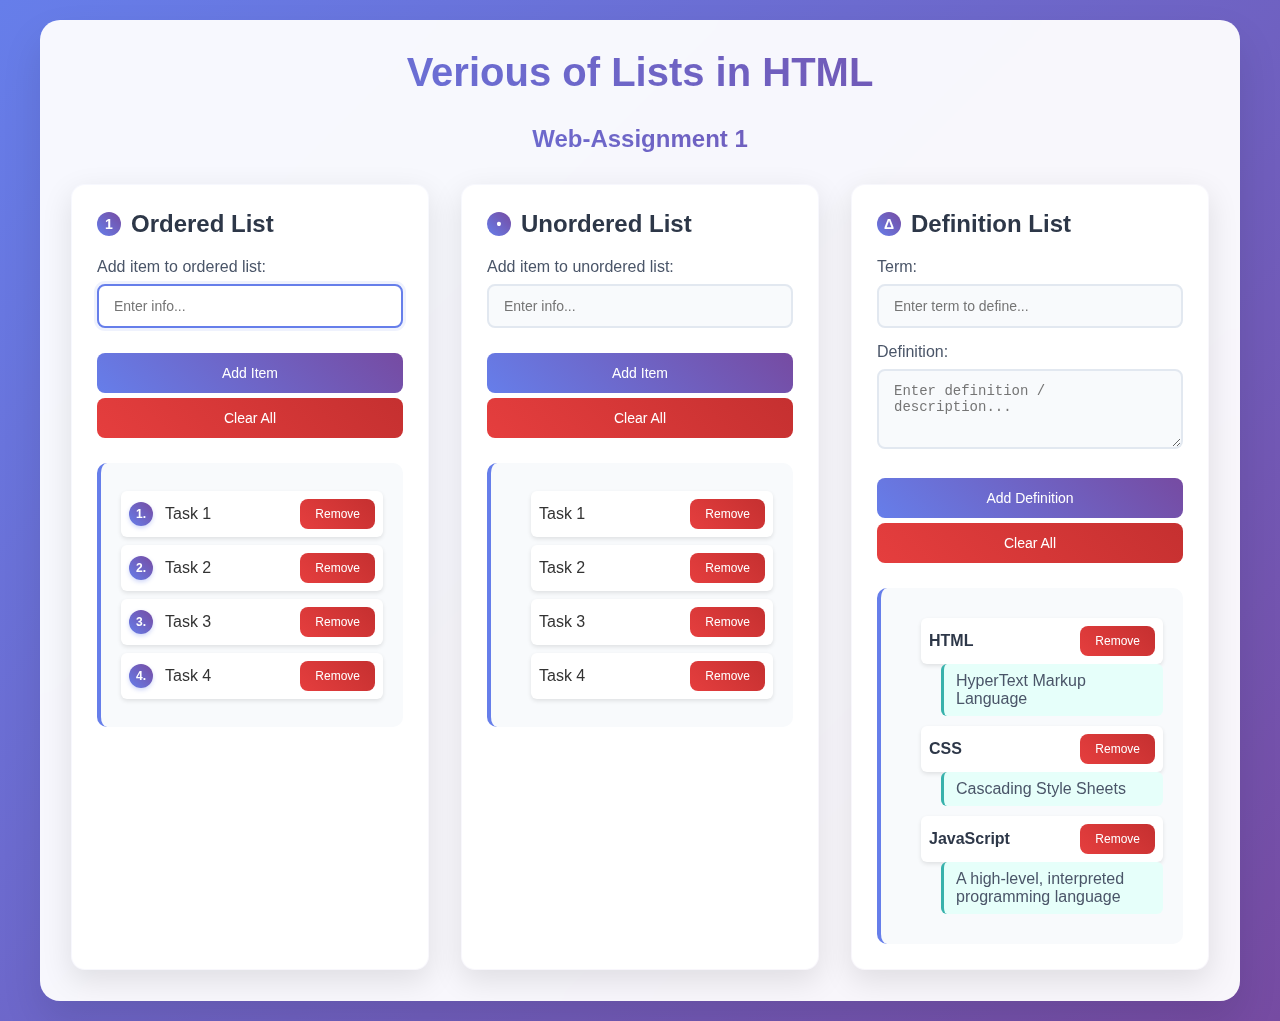
<file: Web-Tech/Assignment 1/index.html>
<!DOCTYPE html>
<html lang="en">
<head>
    <meta charset="UTF-8">
    <meta name="viewport" content="width=device-width, initial-scale=1.0">
    <title>Verious of Lists in HTML</title>
    <link rel="stylesheet" href="styles.css">
</head>
<body>
    <div class="container">
        <h1>Verious of Lists in HTML</h1>
        <h3>Web-Assignment 1</h3>
        
        <div class="grid">
            <!-- Ordered List Section -->
            <div class="list-section">
                <h2 class="section-title">
                    <span class="icon">1</span>
                    Ordered List
                </h2>
                <div class="form-group">
                    <label for="orderedInput">Add item to ordered list:</label>
                    <input type="text" id="orderedInput" placeholder="Enter info...">
                </div>
                <button class="btn" onclick="addOrderedItem()">Add Item</button>
                <button class="btn" onclick="clearOrderedList()" style="background: linear-gradient(45deg, #e53e3e, #c53030); margin-top: 5px;">Clear All</button>
                
                <div class="list-display">
                    <ol id="orderedList" style="list-style: none;">
                        <div class="empty-state">No items yet. Add your first item above!</div>
                    </ol>
                </div>
            </div>

            <!-- Unordered List Section -->
            <div class="list-section">
                <h2 class="section-title">
                    <span class="icon">•</span>
                    Unordered List
                </h2>
                <div class="form-group">
                    <label for="unorderedInput">Add item to unordered list:</label>
                    <input type="text" id="unorderedInput" placeholder="Enter info...">
                </div>
                <button class="btn" onclick="addUnorderedItem()">Add Item</button>
                <button class="btn" onclick="clearUnorderedList()" style="background: linear-gradient(45deg, #e53e3e, #c53030); margin-top: 5px;">Clear All</button>
                
                <div class="list-display">
                    <ul id="unorderedList">
                        <div class="empty-state">No items yet. Add your first item above!</div>
                    </ul>
                </div>
            </div>

            <!-- Definition List Section -->
            <div class="list-section">
                <h2 class="section-title">
                    <span class="icon">Δ</span>
                    Definition List
                </h2>
                <div class="form-group">
                    <label for="termInput">Term:</label>
                    <input type="text" id="termInput" placeholder="Enter term to define...">
                </div>
                <div class="form-group">
                    <label for="definitionInput">Definition:</label>
                    <textarea id="definitionInput" placeholder="Enter definition / description..."></textarea>
                </div>
                <button class="btn" onclick="addDefinition()">Add Definition</button>
                <button class="btn" onclick="clearDefinitionList()" style="background: linear-gradient(45deg, #e53e3e, #c53030); margin-top: 5px;">Clear All</button>
                
                <div class="list-display">
                    <dl id="definitionList">
                        <div class="empty-state">No definitions yet. Add your first term and definition above!</div>
                    </dl>
                </div>
            </div>
        </div>
    </div>

    <script src="scripts.js"></script>
</body>
</html>
</file>
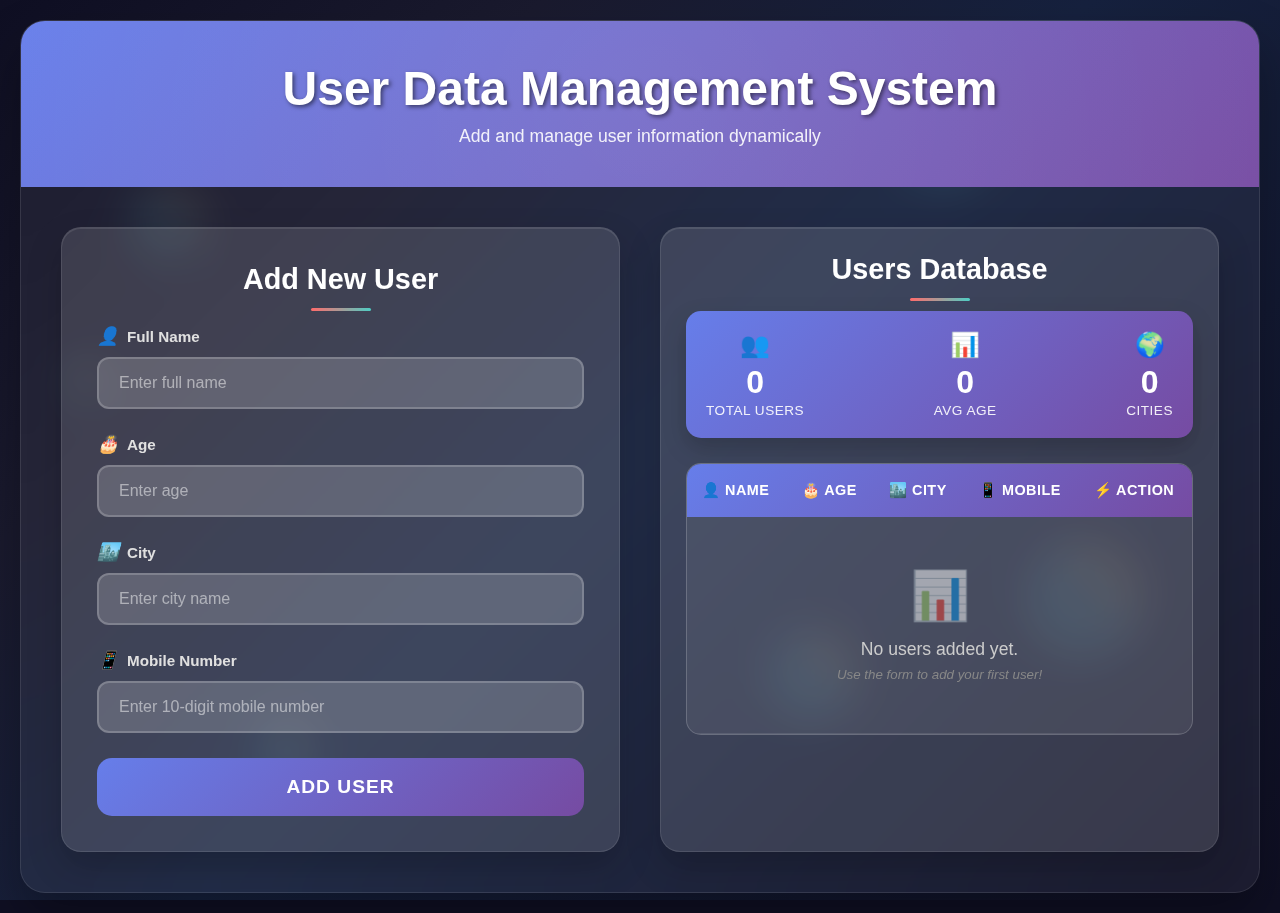
<file: Web-Tech/Assignment 2/index.html>
<!DOCTYPE html>
<html lang="en">
<head>
    <meta charset="UTF-8">
    <meta name="viewport" content="width=device-width, initial-scale=1.0">
    <title>User Data Collection Form</title>
    <link rel="stylesheet" href="styles.css">
</head>
<body>
    <div class="background-animation">
        <div class="floating-shapes">
            <div class="shape shape-1"></div>
            <div class="shape shape-2"></div>
            <div class="shape shape-3"></div>
            <div class="shape shape-4"></div>
            <div class="shape shape-5"></div>
            <div class="shape shape-6"></div>
        </div>
    </div>

    <div class="container">
        <div class="header">
            <h1>User Data Management System</h1>
            <p>Add and manage user information dynamically</p>
        </div>
        
        <div class="content">
            <!-- Form Section -->
            <div class="form-section">
                <h2>Add New User</h2>
                <form id="userForm">
                    <div class="form-group">
                        <label for="name">
                            <i class="icon">👤</i>
                            Full Name
                        </label>
                        <input type="text" id="name" name="name" required placeholder="Enter full name">
                    </div>
                    
                    <div class="form-group">
                        <label for="age">
                            <i class="icon">🎂</i>
                            Age
                        </label>
                        <input type="number" id="age" name="age" required min="1" max="150" placeholder="Enter age">
                    </div>
                    
                    <div class="form-group">
                        <label for="city">
                            <i class="icon">🏙️</i>
                            City
                        </label>
                        <input type="text" id="city" name="city" required placeholder="Enter city name">
                    </div>
                    
                    <div class="form-group">
                        <label for="mobile">
                            <i class="icon">📱</i>
                            Mobile Number
                        </label>
                        <input type="tel" id="mobile" name="mobile" required pattern="[0-9]{10}" placeholder="Enter 10-digit mobile number">
                    </div>
                    
                    <button type="submit" class="btn">
                        <span>Add User</span>
                        <div class="btn-glow"></div>
                    </button>
                </form>
            </div>
            
            <!-- Table Section -->
            <div class="table-section">
                <h2>Users Database</h2>
                <div class="stats" id="stats">
                    <div class="stats-item">
                        <div class="stats-icon">👥</div>
                        <div class="stats-number" id="totalUsers">0</div>
                        <div class="stats-label">Total Users</div>
                    </div>
                    <div class="stats-item">
                        <div class="stats-icon">📊</div>
                        <div class="stats-number" id="avgAge">0</div>
                        <div class="stats-label">Avg Age</div>
                    </div>
                    <div class="stats-item">
                        <div class="stats-icon">🌍</div>
                        <div class="stats-number" id="totalCities">0</div>
                        <div class="stats-label">Cities</div>
                    </div>
                </div>
                
                <div class="table-container">
                    <table id="userTable">
                        <thead>
                            <tr>
                                <th>👤 Name</th>
                                <th>🎂 Age</th>
                                <th>🏙️ City</th>
                                <th>📱 Mobile</th>
                                <th>⚡ Action</th>
                            </tr>
                        </thead>
                        <tbody id="userTableBody">
                            <tr class="empty-state">
                                <td colspan="5">
                                    <div class="empty-content">
                                        <div class="empty-icon">📊</div>
                                        <p>No users added yet.</p>
                                        <small>Use the form to add your first user!</small>
                                    </div>
                                </td>
                            </tr>
                        </tbody>
                    </table>
                </div>
            </div>
        </div>
    </div>

    <div id="notification-container"></div>

    <script src="script.js"></script>
</body>
</html>
</file>
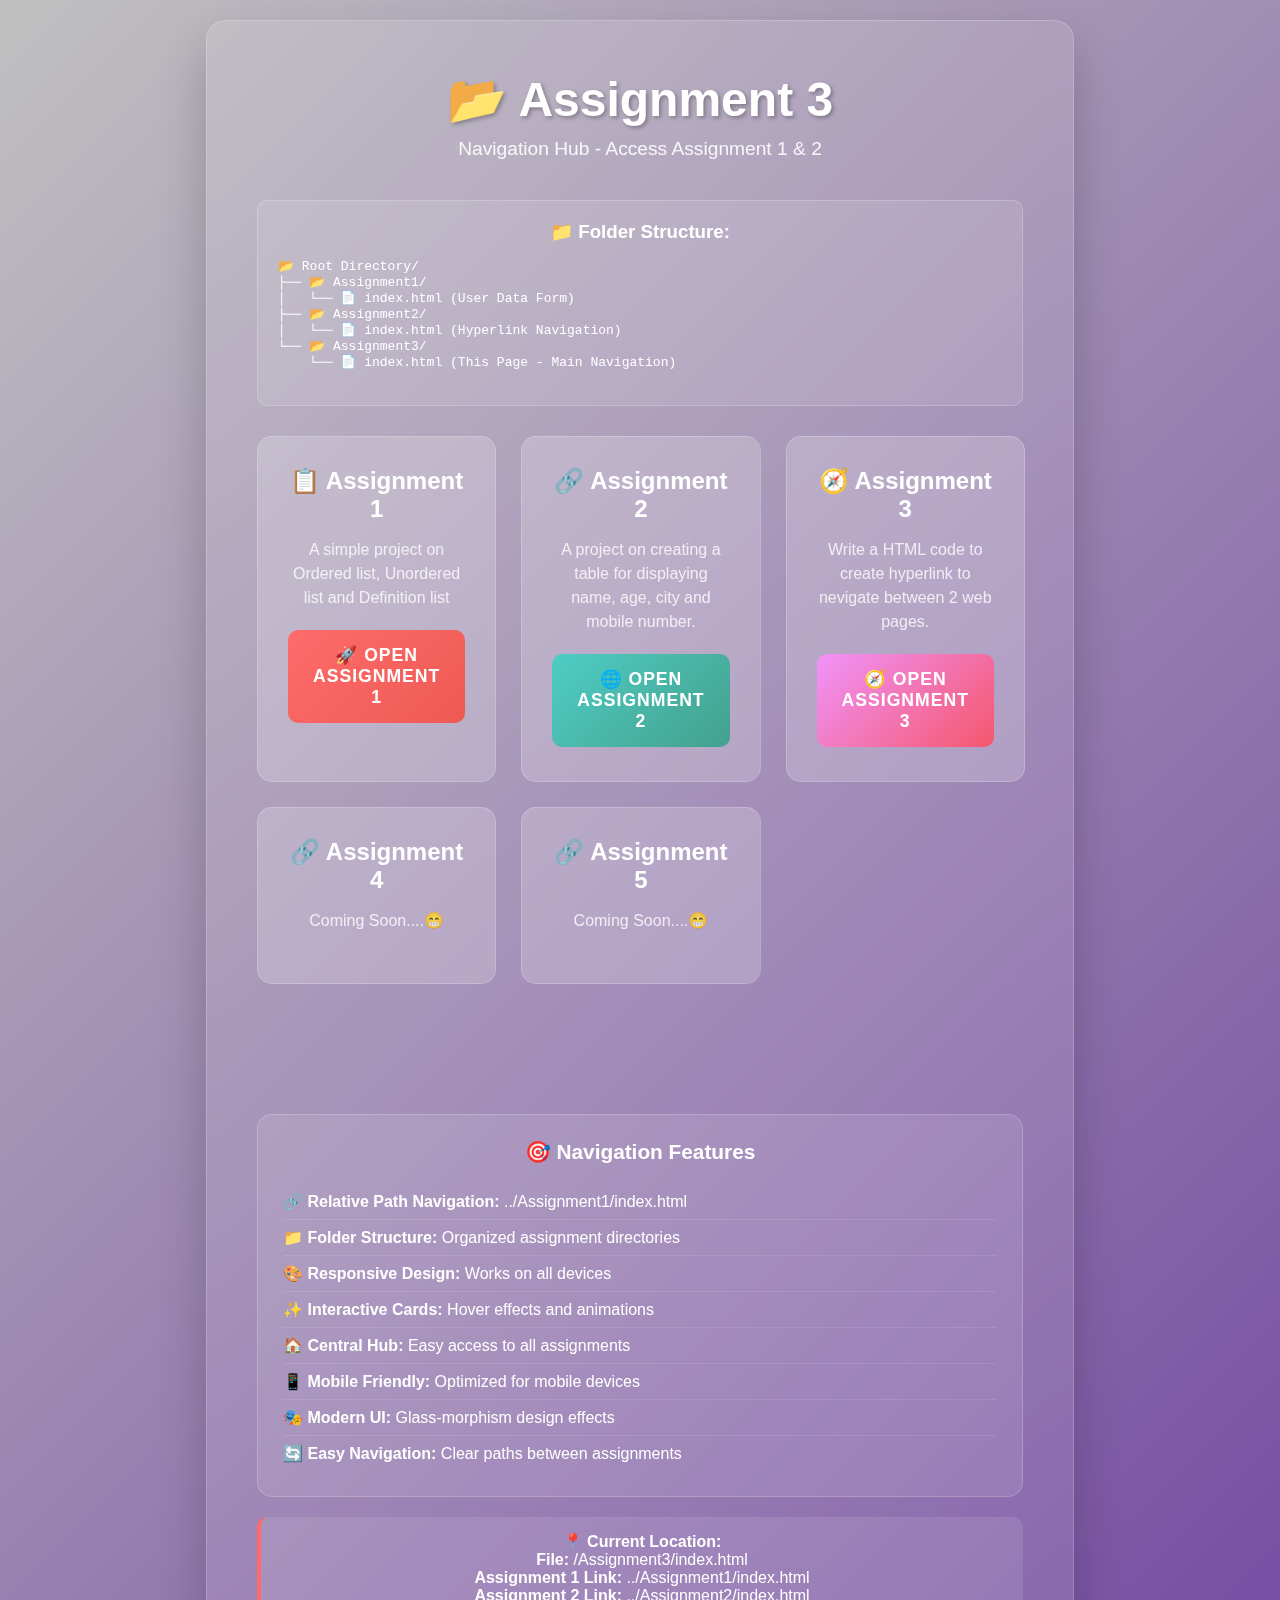
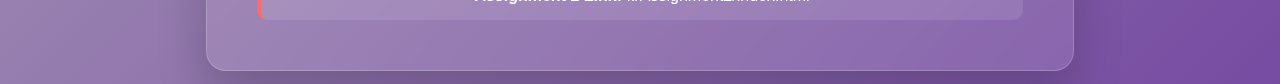
<file: Web-Tech/Assignment 3/index.html>
<!DOCTYPE html>
<html lang="en">
<head>
    <meta charset="UTF-8">
    <meta name="viewport" content="width=device-width, initial-scale=1.0">
    <title>Assignment 3 - Main Navigation</title>
    <style>
        * {
            margin: 0;
            padding: 0;
            box-sizing: border-box;
        }

        body {
            font-family: 'Arial', sans-serif;
            background: linear-gradient(135deg, #c0c0c0 0%, #764ba2 100%);
            min-height: 100vh;
            display: flex;
            justify-content: center;
            align-items: center;
            padding: 20px;
        }

        .container {
            background: rgba(255, 255, 255, 0.1);
            padding: 50px;
            border-radius: 20px;
            box-shadow: 0 25px 50px rgba(0, 0, 0, 0.2);
            backdrop-filter: blur(15px);
            border: 1px solid rgba(255, 255, 255, 0.2);
            text-align: center;
            max-width: 70%;
            width: 100%;
        }

        .header {
            color: white;
            margin-bottom: 40px;
        }

        .header h1 {
            font-size: 3rem;
            margin-bottom: 10px;
            text-shadow: 2px 2px 4px rgba(0, 0, 0, 0.3);
        }

        .header p {
            font-size: 1.2rem;
            opacity: 0.9;
        }

        .folder-structure {
            background: rgba(255, 255, 255, 0.1);
            padding: 20px;
            border-radius: 10px;
            margin-bottom: 30px;
            text-align: left;
            color: white;
            font-family: 'Courier New', monospace;
            border: 1px solid rgba(255, 255, 255, 0.2);
        }

        .folder-structure h3 {
            text-align: center;
            margin-bottom: 15px;
            font-family: 'Arial', sans-serif;
        }

        .assignments-grid {
            display: grid;
            /* grid-template-columns: repeat(auto-fit, minmax(300px, 1fr)); */
            grid-template-columns: repeat(3, 1fr);   /* 3 equal-width columns */
            grid-template-rows: repeat(6, auto);    /* 6 rows (auto height) */
            gap: 25px;
            margin-bottom: 30px;
        }

        .assignment-card {
            background: rgba(255, 255, 255, 0.1);
            padding: 30px;
            border-radius: 15px;
            border: 1px solid rgba(255, 255, 255, 0.2);
            transition: all 0.3s ease;
            backdrop-filter: blur(10px);
        }

        .assignment-card:hover {
            transform: translateY(-5px);
            box-shadow: 0 15px 35px rgba(0, 0, 0, 0.3);
            background: rgba(255, 255, 255, 0.15);
        }

        .assignment-card h3 {
            color: white;
            font-size: 1.5rem;
            margin-bottom: 15px;
        }

        .assignment-card p {
            color: rgba(255, 255, 255, 0.8);
            margin-bottom: 20px;
            line-height: 1.5;
        }

        .nav-link {
            display: inline-block;
            padding: 15px 25px;
            background: linear-gradient(135deg, #ff6b6b, #ee5a52);
            color: white;
            text-decoration: none;
            border-radius: 10px;
            font-weight: bold;
            font-size: 1.1rem;
            transition: all 0.3s ease;
            text-transform: uppercase;
            letter-spacing: 1px;
            position: relative;
            overflow: hidden;
        }

        .nav-link::before {
            content: '';
            position: absolute;
            top: 0;
            left: -100%;
            width: 100%;
            height: 100%;
            background: linear-gradient(90deg, transparent, rgba(255,255,255,0.3), transparent);
            transition: left 0.5s;
        }

        .nav-link:hover {
            transform: translateY(-3px);
            box-shadow: 0 10px 25px rgba(255, 107, 107, 0.4);
        }

        .nav-link:hover::before {
            left: 100%;
        }

        .nav-link.assignment2 {
            background: linear-gradient(135deg, #4ecdc4, #44a08d);
        }

        .nav-link.assignment2:hover {
            box-shadow: 0 10px 25px rgba(78, 205, 196, 0.4);
        }

        .nav-link.assignment3 {
            background: linear-gradient(135deg, #f093fb, #f5576c);
        }

        .nav-link.assignment3:hover {
            box-shadow: 0 5px 15px rgba(240, 147, 251, 0.4);
        }

        .nav-link.assignment4 {
            background: linear-gradient(135deg, #4facfe, #00f2fe);
        }

        .nav-link.assignment4:hover {
            box-shadow: 0 5px 15px rgba(79, 172, 254, 0.4);
        }

        .nav-link.assignment5 {
            background: linear-gradient(135deg, #a8edea, #fed6e3);
        }

        .nav-link.assignment5:hover {
            box-shadow: 0 5px 15px rgba(168, 237, 234, 0.4);
        }

        .features-list {
            background: rgba(255, 255, 255, 0.1);
            padding: 25px;
            border-radius: 15px;
            border: 1px solid rgba(255, 255, 255, 0.2);
            color: white;
            text-align: left;
        }

        .features-list h3 {
            text-align: center;
            margin-bottom: 20px;
            font-size: 1.3rem;
        }

        .features-list ul {
            list-style: none;
            padding: 0;
        }

        .features-list li {
            padding: 8px 0;
            border-bottom: 1px solid rgba(255, 255, 255, 0.1);
        }

        .features-list li:last-child {
            border-bottom: none;
        }

        .path-info {
            background: rgba(255, 255, 255, 0.1);
            padding: 15px;
            border-radius: 10px;
            margin-top: 20px;
            color: white;
            border-left: 4px solid #ff6b6b;
        }

        @media (max-width: 768px) {
            .container {
                padding: 30px 20px;
                margin: 10px;
            }
            
            .header h1 {
                font-size: 2.2rem;
            }
            
            .assignments-grid {
                grid-template-columns: 1fr;
                gap: 20px;
            }
            
            .assignment-card {
                padding: 25px;
            }
            
            .nav-link {
                padding: 12px 20px;
                font-size: 1rem;
            }
        }
    </style>
</head>
<body>
    <div class="container">
        <div class="header">
            <h1>📂 Assignment 3</h1>
            <p>Navigation Hub - Access Assignment 1 & 2</p>
        </div>

        <div class="folder-structure">
            <h3>📁 Folder Structure:</h3>
            <pre>
📂 Root Directory/
├── 📂 Assignment1/
│   └── 📄 index.html (User Data Form)
├── 📂 Assignment2/
│   └── 📄 index.html (Hyperlink Navigation)
└── 📂 Assignment3/
    └── 📄 index.html (This Page - Main Navigation)
            </pre>
        </div>

        <div class="assignments-grid">
            <div class="assignment-card">
                <h3>📋 Assignment 1</h3>
                <p>A simple project on Ordered list, Unordered list and Definition list</p>
                <a href="../Assignment 1/index.html" class="nav-link">
                    🚀 Open Assignment 1
                </a>
            </div>

            <div class="assignment-card">
                <h3>🔗 Assignment 2</h3>
                <p>A project on creating a table for displaying name, age, city and mobile number.</p>
                <a href="../Assignment 2/index.html" class="nav-link assignment2">
                    🌐 Open Assignment 2
                </a>
            </div>

            <div class="assignment-card">
                <h3>🧭 Assignment 3</h3>
                <p>Write a HTML code to create hyperlink to nevigate between 2 web pages.</p>
                <a href="../Assignment 3/index.html" class="nav-link assignment3">
                    🧭 Open Assignment 3
                </a>
            </div>

            <div class="assignment-card">
                <h3>🔗 Assignment 4</h3>
                <p>Coming Soon....😁</p>
                <!-- <a href="../Assignment 4/index.html" class="nav-link assignment3">
                    🌐 Open Assignment 4
                </a> -->
            </div>

            <div class="assignment-card">
                <h3>🔗 Assignment 5</h3>
                <p>Coming Soon....😁</p>
                <!-- <a href="../Assignment 5/index.html" class="nav-link assignment4">
                    🌐 Open Assignment 5
                </a> -->
            </div>

            


        </div>

        <div class="features-list">
            <h3>🎯 Navigation Features</h3>
            <ul>
                <li>🔗 <strong>Relative Path Navigation:</strong> ../Assignment1/index.html</li>
                <li>📁 <strong>Folder Structure:</strong> Organized assignment directories</li>
                <li>🎨 <strong>Responsive Design:</strong> Works on all devices</li>
                <li>✨ <strong>Interactive Cards:</strong> Hover effects and animations</li>
                <li>🏠 <strong>Central Hub:</strong> Easy access to all assignments</li>
                <li>📱 <strong>Mobile Friendly:</strong> Optimized for mobile devices</li>
                <li>🎭 <strong>Modern UI:</strong> Glass-morphism design effects</li>
                <li>🔄 <strong>Easy Navigation:</strong> Clear paths between assignments</li>
            </ul>
        </div>

        <div class="path-info">
            <h4>📍 Current Location:</h4>
            <p><strong>File:</strong> /Assignment3/index.html</p>
            <p><strong>Assignment 1 Link:</strong> ../Assignment1/index.html</p>
            <p><strong>Assignment 2 Link:</strong> ../Assignment2/index.html</p>
        </div>
    </div>
</body>
</html>
</file>
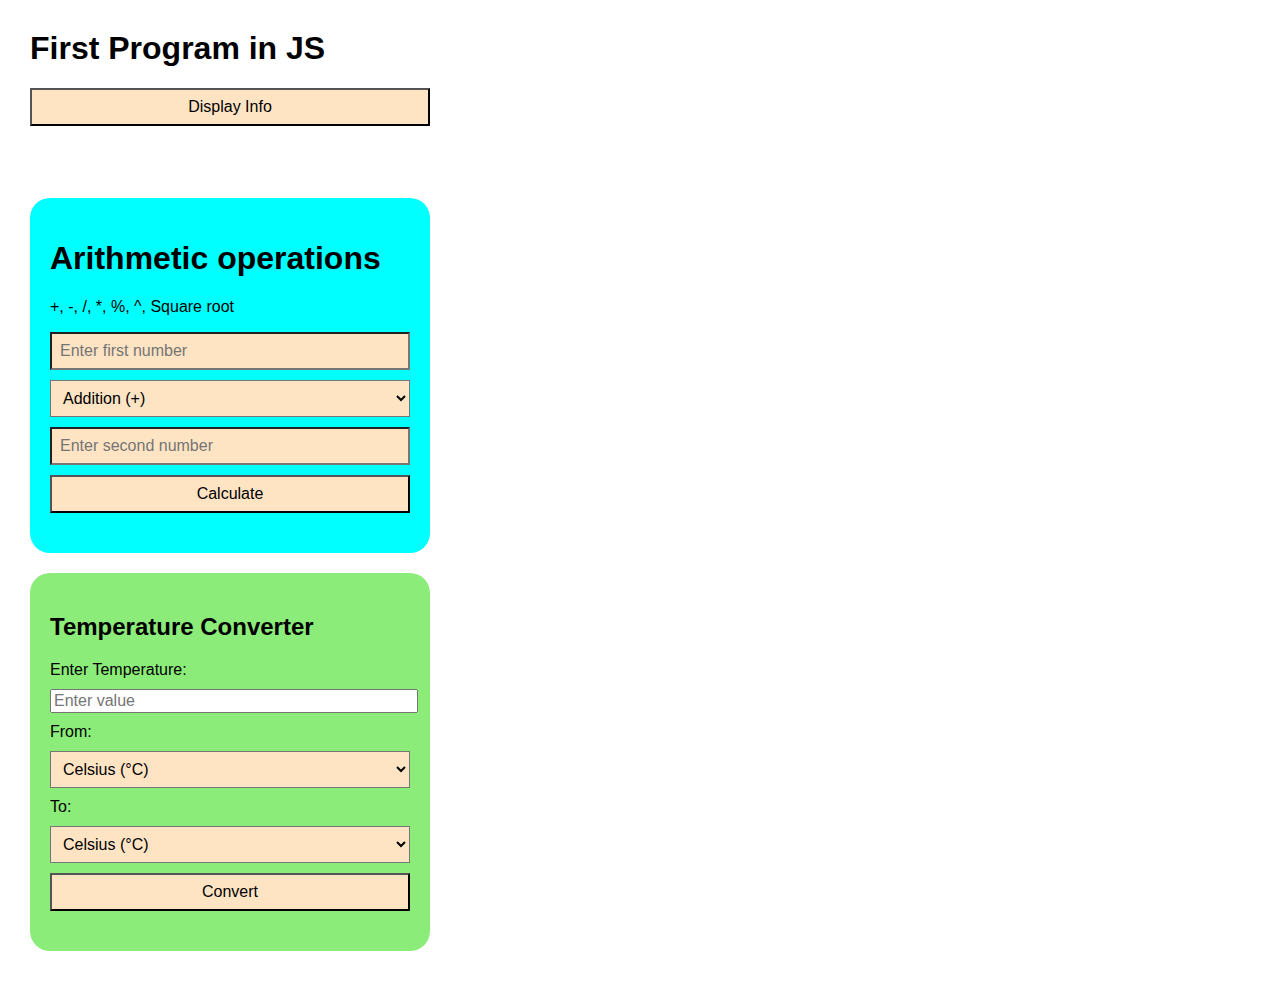
<file: Web-Tech/js/index.html>
<!DOCTYPE html>
<html lang="en">
<head>
    <meta charset="UTF-8">
    <meta name="viewport" content="width=device-width, initial-scale=1.0">
    <title>Intro Js</title>

    <style>
        body {
            font-family: Arial, sans-serif;
            margin: 30px;
            max-width: 400px;
        }
        #info {
            background-color: chartreuse;
            padding: 20px;
            transition: opacity 2s ease;
            opacity: 0;             
            max-height: 0;        
            overflow: hidden;
            font-family: cursive;
        }
        #info.show {
            opacity: 1;            
            max-height: 500px;      
        }

        /*Calculator*/
        .container-1{
            background-color: aqua;
            padding: 20px;
            border-radius: 20px;
        }
        .container-1 input, select, button {
            padding: 8px;
            margin: 5px 0;
            font-size: 1rem;
            width: 100%;
            box-sizing: border-box;
            background-color: bisque;
        }
        button {
            cursor: pointer;
        }
        .result {
            text-align: center;
            margin-top: 20px;
            font-weight: bold;
            font-size: 1.2rem;
        }
        /*Temparature convertor*/
        .container-2 {
            margin-top: 20px;
            background-color: rgb(140, 236, 121);
            padding: 20px;
            border-radius: 20px;
        }

        label, select, input, button {
            display: block;
            margin: 10px 0;
            width: 100%;
            font-size: 1em;
        }
        #temp-result{
            text-align: center;
            margin-top: 20px;
            font-weight: bold;
            font-size: 1.2rem;
        }
        /*To-Do List*/
        
    </style>  
</head>
<body>
    <!-- ------------------------------------------------------------ -->
    <h1>First Program in JS</h1>
    <button type="button" onclick="displayInfo()">Display Info</button>
    <p id="info"></p>

    <script>
            const info_text = `This is the introduction to JavaScript as part of web technologies. 
            Come and see what it does. If you find any mistakes, please inform me. <br>
            Here are the programs I have written so far:<br>
            1. Calculator<br>
            2. Temperature Converter<br>
            3. To-Do List<br>
            4. Simple Quiz<br>
            5. etc.`;

        function displayInfo() {
            const info = document.getElementById("info");
            info.innerHTML = info_text;
            info.classList.add("show");  
        }
    </script>

    <!-- Calculator  ------------------------------------------------------------ -->
    <div class="container-1">
        <h1>Arithmetic operations</h1>
        <p>+, -, /, *, %, ^, Square root</p>
        <!-- inputs in html -->
        <input type="number" id="num1" placeholder="Enter first number" />
        <select id="operation">
            <option value="+">Addition (+)</option>
            <option value="-">Subtraction (-)</option>
            <option value="*">Multiplication (*)</option>
            <option value="/">Division (/)</option>
            <option value="%">Modulus (%)</option>
            <option value="^">Exponentiation (^)</option>
            <option value="sqrt">Square root (√)</option>
        </select>
        
        <!-- Second number input hidden for square root -->
        <input type="number" id="num2" placeholder="Enter second number" />

        <button onclick="calculate()">Calculate</button>

        <div class="result" id="result"></div>
    </div>

    <!-- make the calculator using js -->
    <script>
        const operationSelect = document.getElementById('operation');
        const num2Input = document.getElementById('num2');

        // Hide second input if square root is selected
        operationSelect.addEventListener('change', () => {
        if (operationSelect.value === 'sqrt') {
            num2Input.style.display = 'none';
        } else {
            num2Input.style.display = 'block';
        }
        });

        // Initialize
        if (operationSelect.value === 'sqrt') {
        num2Input.style.display = 'none';
        }

        function calculate() {
        const num1 = parseFloat(document.getElementById('num1').value);
        const op = operationSelect.value;
        const resultDiv = document.getElementById('result');
        let result;

        if (isNaN(num1)) {
            resultDiv.textContent = 'Please enter a valid first number.';
            return;
        }

        if (op !== 'sqrt') {
            const num2 = parseFloat(num2Input.value);
            if (isNaN(num2)) {
            resultDiv.textContent = 'Please enter a valid second number.';
            return;
            }
            switch (op) {
            case '+':
                result = num1 + num2;
                break;
            case '-':
                result = num1 - num2;
                break;
            case '*':
                result = num1 * num2;
                break;
            case '/':
                if (num2 === 0) {
                resultDiv.textContent = 'Error: Division by zero!';
                return;
                }
                result = num1 / num2;
                break;
            case '%':
                if (num2 === 0) {
                resultDiv.textContent = 'Error: Modulus by zero!';
                return;
                }
                result = num1 % num2;
                break;
            case '^':
                result = Math.pow(num1, num2);
                break;
            default:
                resultDiv.textContent = 'Unknown operation.';
                return;
            }
        } else {
            if (num1 < 0) {
            resultDiv.textContent = 'Error: Cannot take square root of negative number!';
            return;
            }
            result = Math.sqrt(num1);
        }

        resultDiv.textContent = `Result: ${result}`;
        }
    </script>

    <!--  Temperature Converter ------------------------------------------------------------ -->

    <div class="container-2">
    <h2>Temperature Converter</h2>

    <label for="tempInput">Enter Temperature:</label>
    <input type="number" id="tempInput" placeholder="Enter value" />

    <label for="fromUnit">From:</label>
    <select id="fromUnit">
        <option value="C">Celsius (°C)</option>
        <option value="F">Fahrenheit (°F)</option>
        <option value="K">Kelvin (K)</option>
    </select>

    <label for="toUnit">To:</label>
    <select id="toUnit">
        <option value="C">Celsius (°C)</option>
        <option value="F">Fahrenheit (°F)</option>
        <option value="K">Kelvin (K)</option>
    </select>

    <button onclick="convertTemp()">Convert</button>

    <p id="temp-result"></p>
    </div>

    <script>
    function convertTemp() {
        const input = parseFloat(document.getElementById('tempInput').value);
        const from = document.getElementById('fromUnit').value;
        const to = document.getElementById('toUnit').value;
        const resultEl = document.getElementById('temp-result');

        if (isNaN(input)) {
        resultEl.textContent = "Please enter a valid number.";
        return;
        }

        let tempInCelsius;

        // Convert input to Celsius first
        switch(from) {
        case 'C':
            tempInCelsius = input;
            break;
        case 'F':
            tempInCelsius = (input - 32) * 5/9;
            break;
        case 'K':
            tempInCelsius = input - 273.15;
            break;
        default:
            resultEl.textContent = "Invalid 'From' unit.";
            return;
        }

        let converted;

        // Convert Celsius to desired unit
        switch(to) {
        case 'C':
            converted = tempInCelsius;
            break;
        case 'F':
            converted = (tempInCelsius * 9/5) + 32;
            break;
        case 'K':
            converted = tempInCelsius + 273.15;
            break;
        default:
            resultEl.textContent = "Invalid 'To' unit.";
            return;
        }

        resultEl.textContent = `${input}°${from} = ${converted.toFixed(2)}°${to}`;
    }
    </script>

    <!--  To-Do List ------------------------------------------------------------ -->

</body>
</html>
</file>
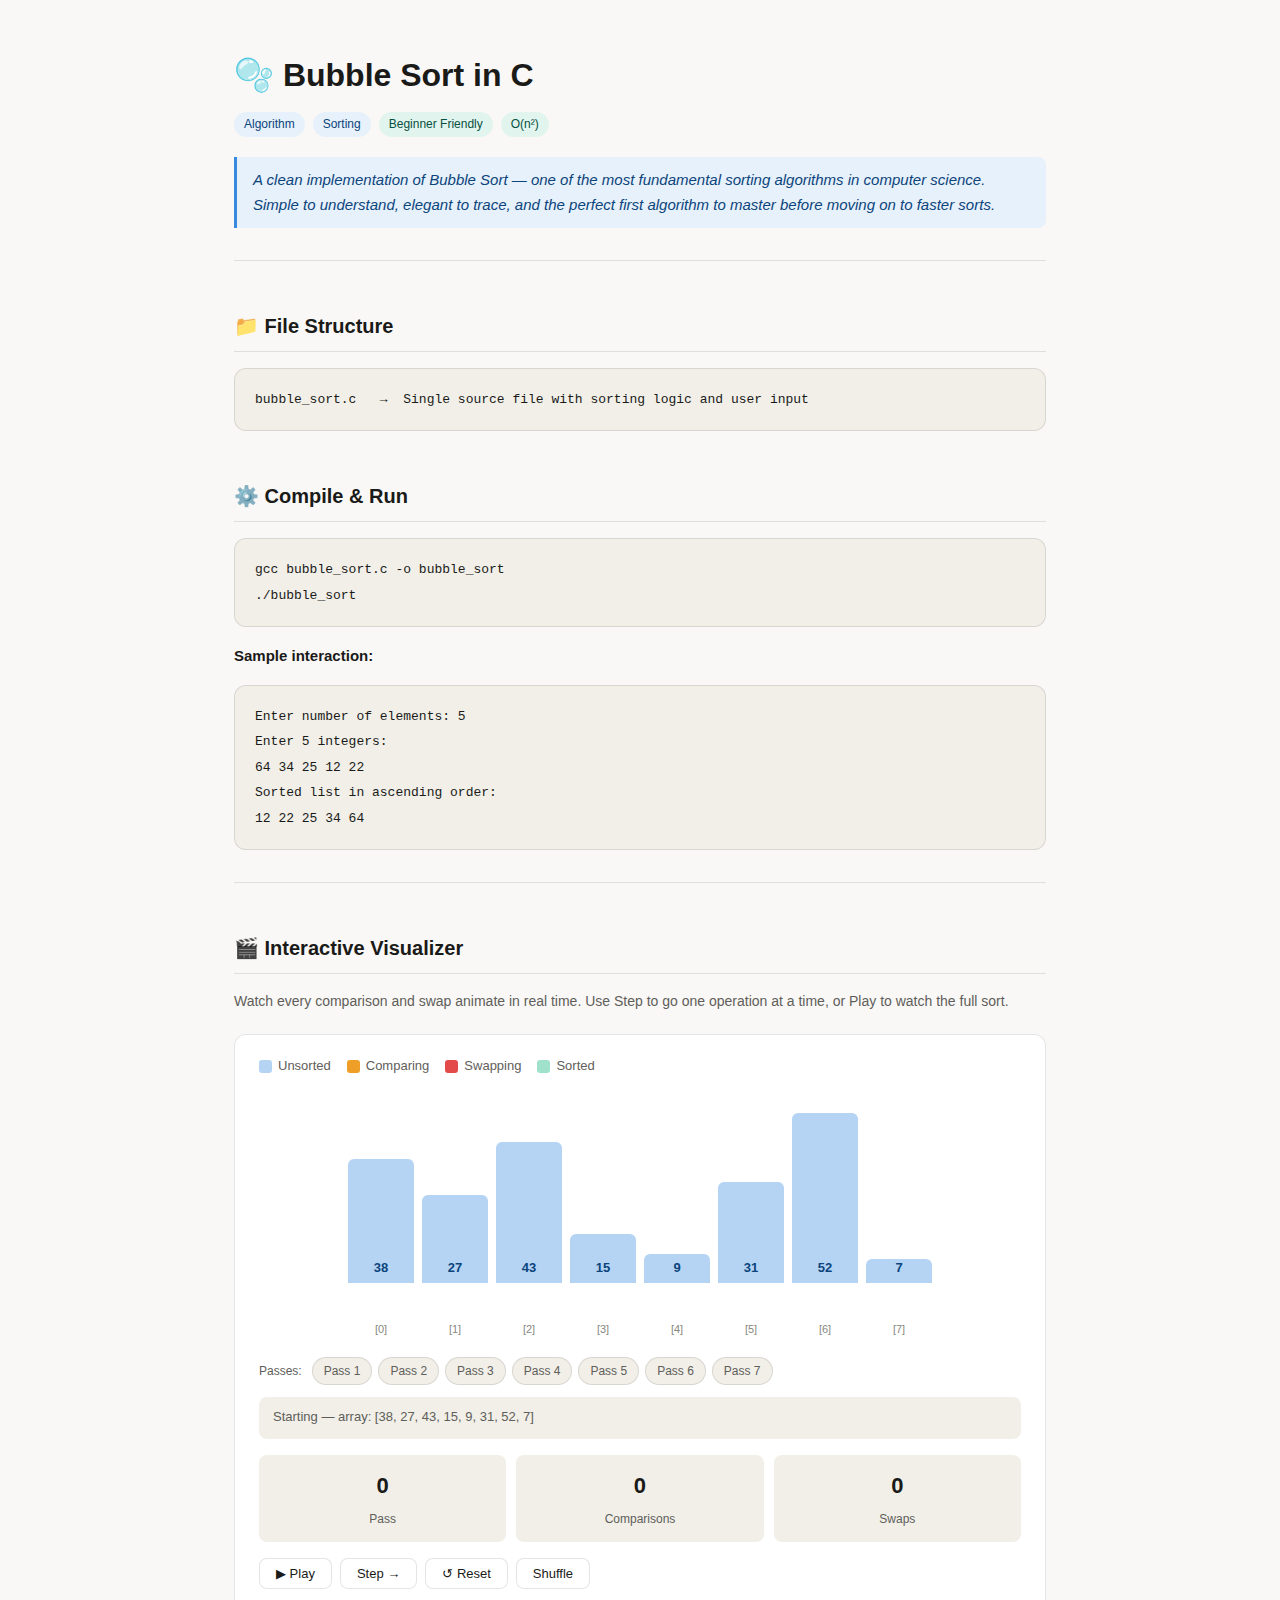
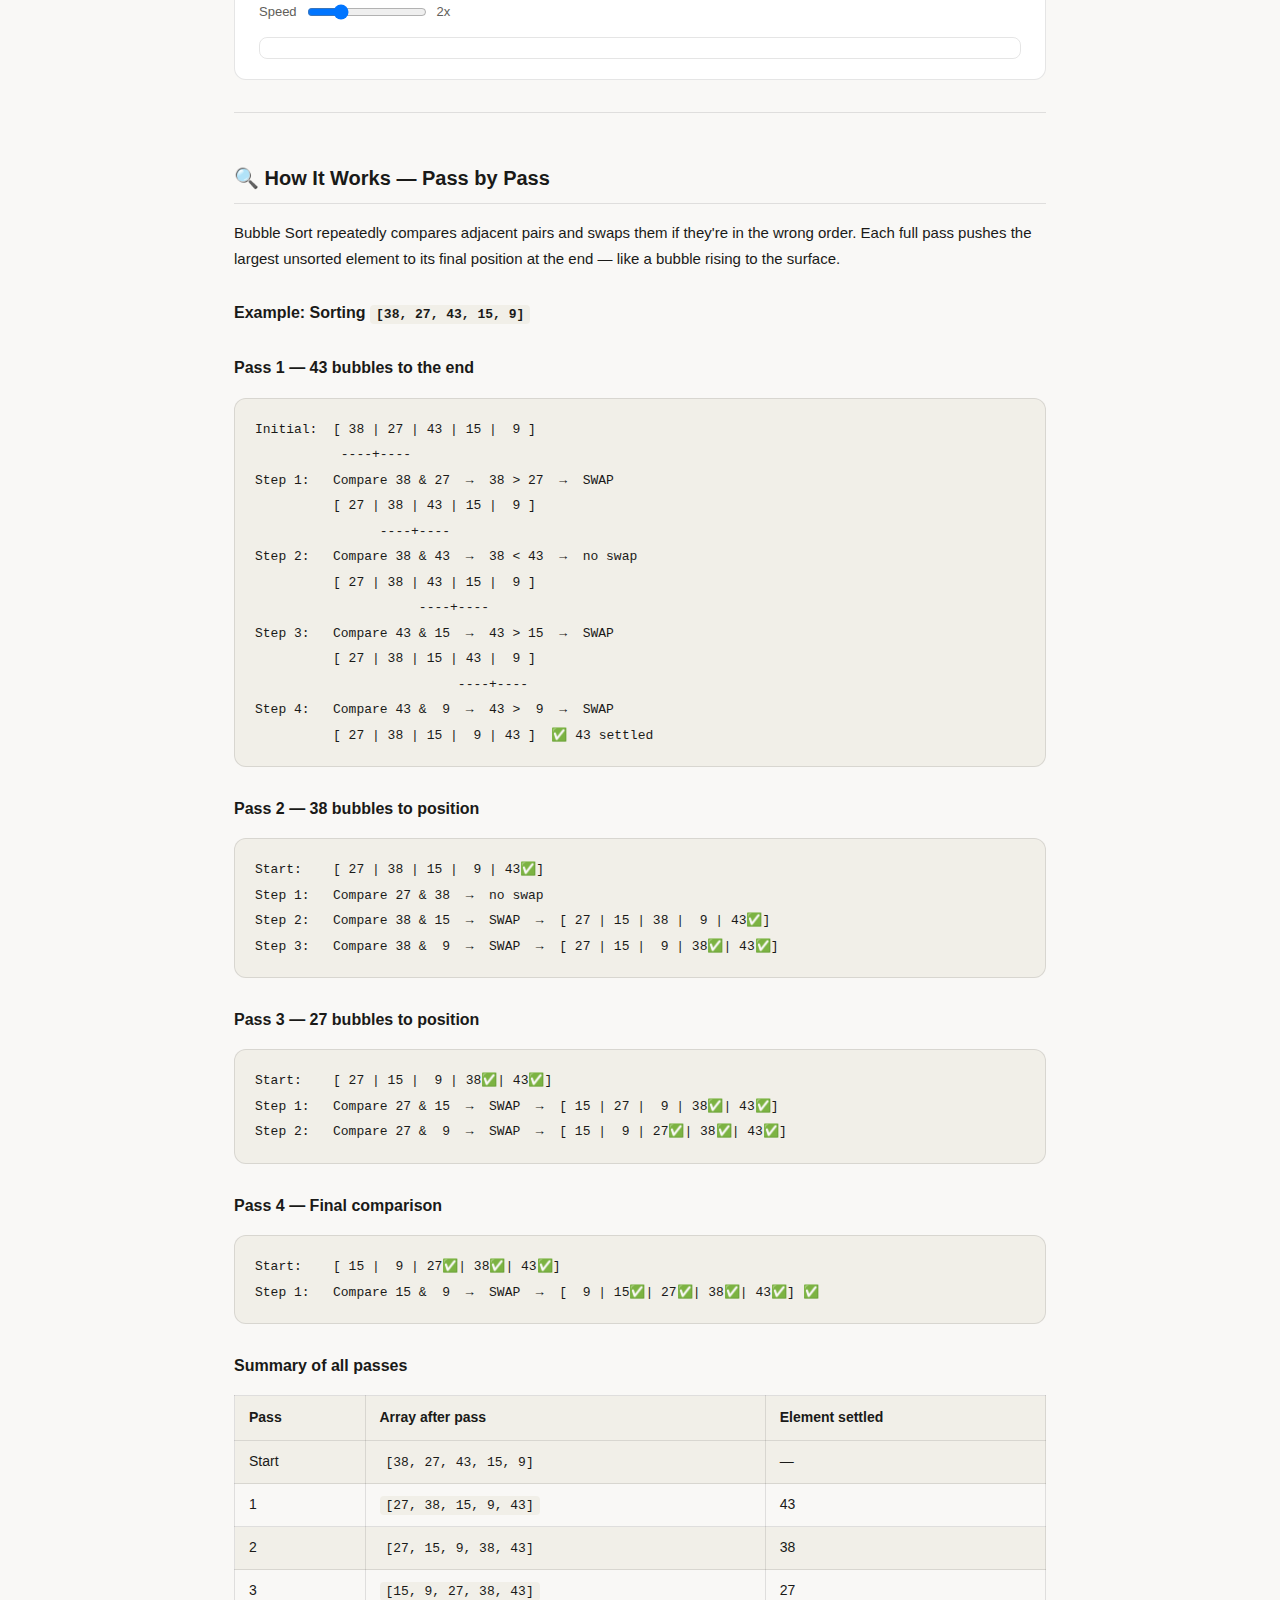
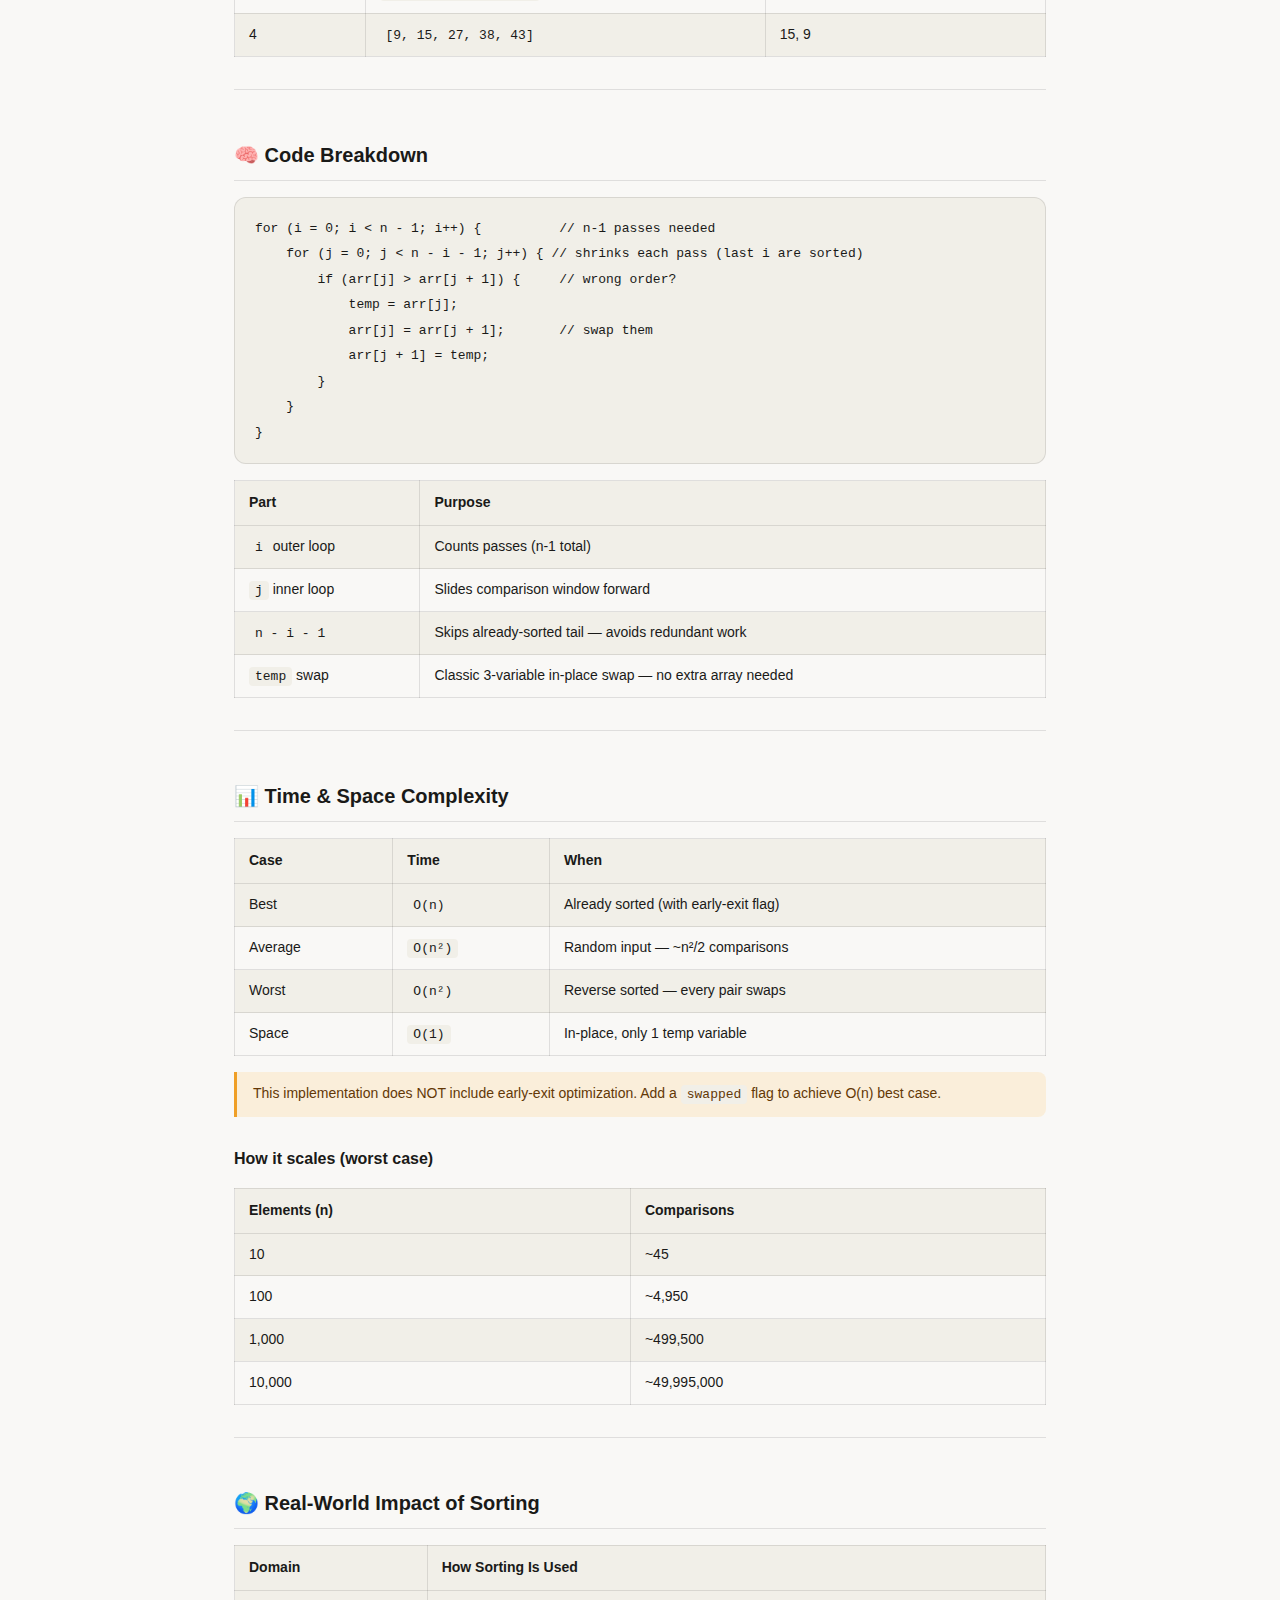
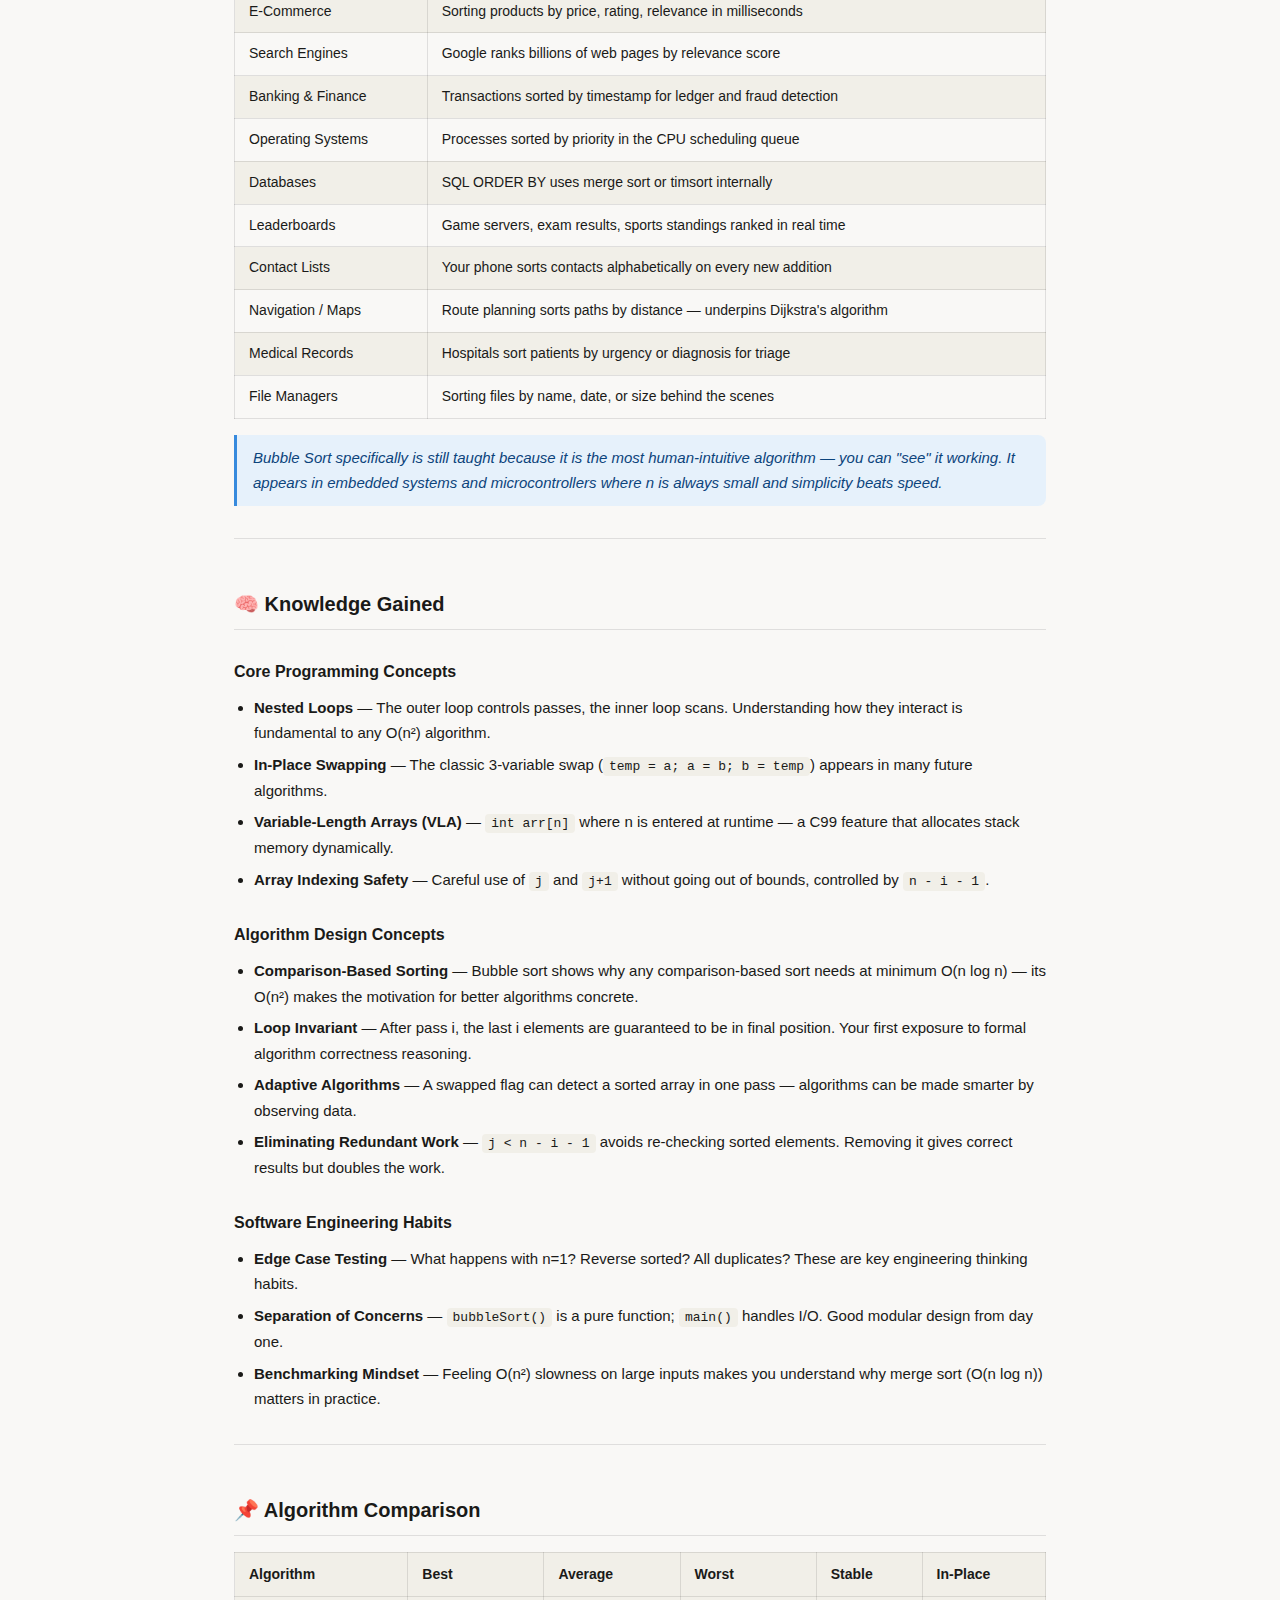
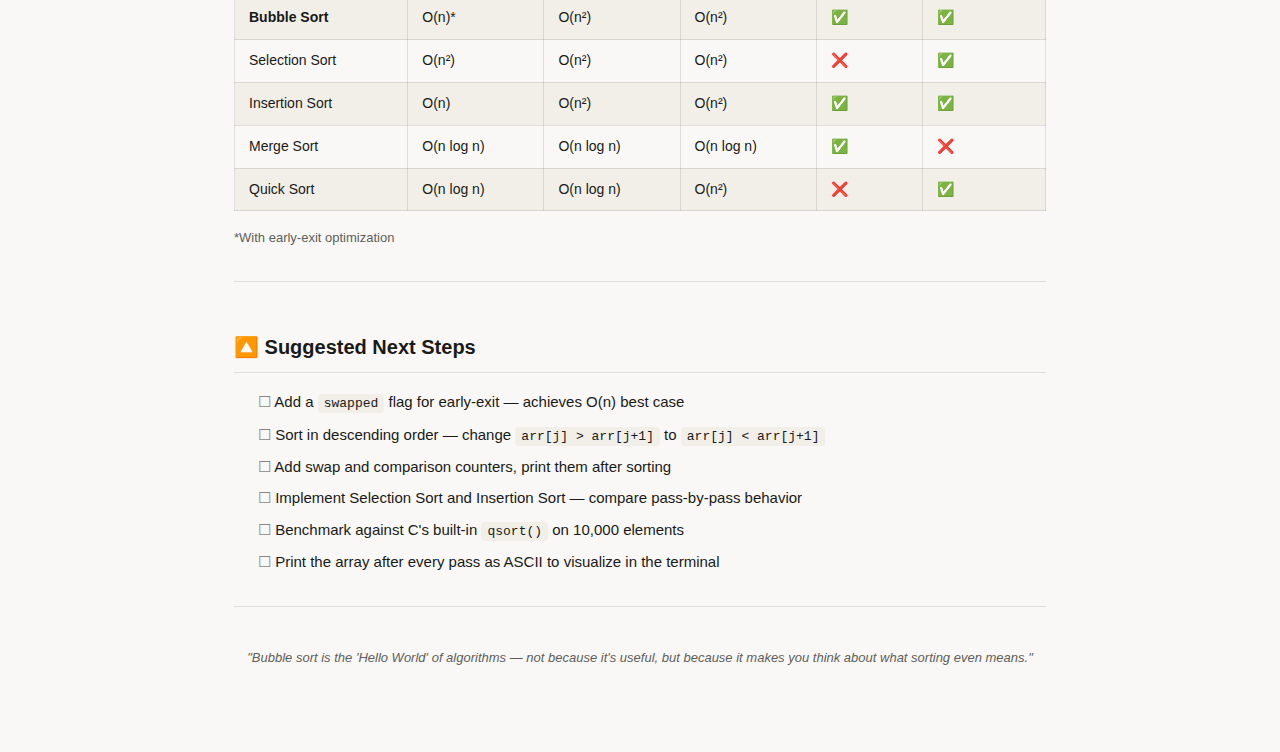
<file: DSA-MCA/ASSIGNMENT-4/README.html>
<!DOCTYPE html>
<html lang="en">
<head>
<meta charset="UTF-8">
<meta name="viewport" content="width=device-width, initial-scale=1.0">
<title>Bubble Sort in C — README</title>
<style>
  :root {
    --bg: #f9f8f6;
    --surface: #ffffff;
    --surface2: #f1efe8;
    --border: rgba(0,0,0,0.1);
    --text: #1a1a18;
    --muted: #5f5e5a;
    --hint: #888780;
    --blue: #378ADD;
    --blue-bg: #E6F1FB;
    --blue-text: #0C447C;
    --amber: #EF9F27;
    --amber-bg: #FAEEDA;
    --amber-text: #633806;
    --red: #E24B4A;
    --red-bg: #FCEBEB;
    --red-text: #791F1F;
    --green: #1D9E75;
    --green-bg: #E1F5EE;
    --green-text: #085041;
    --radius: 8px;
    --radius-lg: 12px;
  }
  @media (prefers-color-scheme: dark) {
    :root {
      --bg: #1c1c1a;
      --surface: #252523;
      --surface2: #2c2c2a;
      --border: rgba(255,255,255,0.1);
      --text: #e8e6df;
      --muted: #b4b2a9;
      --hint: #888780;
      --blue-bg: #0C447C;
      --blue-text: #B5D4F4;
      --amber-bg: #633806;
      --amber-text: #FAC775;
      --red-bg: #791F1F;
      --red-text: #F7C1C1;
      --green-bg: #085041;
      --green-text: #9FE1CB;
    }
  }
  * { box-sizing: border-box; margin: 0; padding: 0; }
  body { background: var(--bg); color: var(--text); font-family: -apple-system, BlinkMacSystemFont, 'Segoe UI', sans-serif; font-size: 15px; line-height: 1.7; }
  .page { max-width: 860px; margin: 0 auto; padding: 48px 24px 80px; }

  h1 { font-size: 32px; font-weight: 600; margin-bottom: 8px; }
  h2 { font-size: 20px; font-weight: 600; margin: 48px 0 16px; padding-bottom: 8px; border-bottom: 0.5px solid var(--border); }
  h3 { font-size: 16px; font-weight: 600; margin: 28px 0 10px; }
  p { margin-bottom: 12px; color: var(--text); }
  blockquote { border-left: 3px solid var(--blue); padding: 10px 16px; background: var(--blue-bg); border-radius: 0 var(--radius) var(--radius) 0; color: var(--blue-text); font-style: italic; margin: 16px 0; }
  hr { border: none; border-top: 0.5px solid var(--border); margin: 32px 0; }
  code { font-family: 'SF Mono', 'Fira Code', monospace; font-size: 13px; background: var(--surface2); padding: 2px 6px; border-radius: 4px; }
  pre { background: var(--surface2); border: 0.5px solid var(--border); border-radius: var(--radius-lg); padding: 18px 20px; overflow-x: auto; margin: 16px 0; }
  pre code { background: none; padding: 0; font-size: 13px; line-height: 1.7; }
  ul, ol { padding-left: 20px; margin-bottom: 12px; }
  li { margin-bottom: 6px; }
  a { color: var(--blue); }

  table { width: 100%; border-collapse: collapse; margin: 16px 0; font-size: 14px; }
  th { text-align: left; padding: 10px 14px; background: var(--surface2); font-weight: 600; border: 0.5px solid var(--border); }
  td { padding: 9px 14px; border: 0.5px solid var(--border); vertical-align: top; }
  tr:nth-child(even) td { background: var(--surface2); }

  .badge { display: inline-block; font-size: 12px; padding: 2px 10px; border-radius: 20px; font-weight: 500; }
  .badge-blue { background: var(--blue-bg); color: var(--blue-text); }
  .badge-green { background: var(--green-bg); color: var(--green-text); }

  .card { background: var(--surface); border: 0.5px solid var(--border); border-radius: var(--radius-lg); padding: 20px 24px; margin: 20px 0; }

  .stats-grid { display: grid; grid-template-columns: repeat(3, 1fr); gap: 10px; margin: 16px 0; }
  .stat-card { background: var(--surface2); border-radius: var(--radius); padding: 12px; text-align: center; }
  .stat-card strong { display: block; font-size: 22px; font-weight: 600; }
  .stat-card span { font-size: 12px; color: var(--muted); }

  .legend { display: flex; gap: 16px; flex-wrap: wrap; font-size: 13px; color: var(--muted); margin-bottom: 16px; }
  .leg { display: flex; align-items: center; gap: 6px; }
  .leg-sq { width: 13px; height: 13px; border-radius: 3px; flex-shrink: 0; }

  .bar-stage { display: flex; align-items: flex-end; justify-content: center; gap: 8px; height: 190px; margin-bottom: 32px; }
  .bar { display: flex; flex-direction: column; align-items: center; justify-content: flex-end; min-width: 48px; flex: 1; max-width: 66px; border-radius: 6px 6px 0 0; transition: height .38s cubic-bezier(.4,0,.2,1), background .22s; }
  .bar-val { font-size: 13px; font-weight: 600; padding: 6px 0 4px; width: 100%; text-align: center; }
  .bar-idx { font-size: 11px; color: var(--hint); text-align: center; margin-top: 5px; }

  .pass-track { display: flex; gap: 6px; flex-wrap: wrap; margin-bottom: 12px; align-items: center; }
  .pass-pill { font-size: 12px; padding: 3px 11px; border-radius: 20px; border: 0.5px solid var(--border); color: var(--muted); background: var(--surface2); }
  .pass-pill.active { background: var(--blue-bg); color: var(--blue-text); border-color: var(--blue); }
  .pass-pill.done { background: var(--green-bg); color: var(--green-text); border-color: var(--green); }

  .msg-box { font-size: 13px; color: var(--muted); min-height: 42px; background: var(--surface2); border-radius: var(--radius); padding: 10px 14px; margin-bottom: 14px; line-height: 1.5; }

  .controls { display: flex; gap: 8px; flex-wrap: wrap; margin-bottom: 12px; }
  .controls button { font-size: 13px; padding: 7px 16px; border-radius: var(--radius); border: 0.5px solid var(--border); background: var(--surface); color: var(--text); cursor: pointer; transition: background .15s; }
  .controls button:hover { background: var(--surface2); }

  .speed-row { display: flex; align-items: center; gap: 10px; font-size: 13px; color: var(--muted); margin-bottom: 14px; }
  .speed-row input[type=range] { width: 120px; }

  .iter-log { max-height: 140px; overflow-y: auto; border: 0.5px solid var(--border); border-radius: var(--radius); padding: 10px 14px; font-size: 12px; font-family: 'SF Mono', monospace; color: var(--muted); line-height: 1.9; }
  .iter-log .swap-line { color: var(--red-text); }
  .iter-log .pass-head { font-weight: 600; color: var(--text); margin-top: 4px; }

  .checklist li { list-style: none; padding-left: 4px; }
  .checklist li::before { content: "☐ "; color: var(--hint); }

  .note { background: var(--amber-bg); border-left: 3px solid var(--amber); border-radius: 0 var(--radius) var(--radius) 0; padding: 10px 16px; color: var(--amber-text); font-size: 14px; margin: 12px 0; }
</style>
</head>
<body>
<div class="page">

  <h1>🫧 Bubble Sort in C</h1>
  <div style="display:flex;gap:8px;margin:10px 0 20px;flex-wrap:wrap">
    <span class="badge badge-blue">Algorithm</span>
    <span class="badge badge-blue">Sorting</span>
    <span class="badge badge-green">Beginner Friendly</span>
    <span class="badge badge-green">O(n²)</span>
  </div>
  <blockquote>A clean implementation of Bubble Sort — one of the most fundamental sorting algorithms in computer science. Simple to understand, elegant to trace, and the perfect first algorithm to master before moving on to faster sorts.</blockquote>

  <hr>

  <h2>📁 File Structure</h2>
  <pre><code>bubble_sort.c   →  Single source file with sorting logic and user input</code></pre>

  <h2>⚙️ Compile &amp; Run</h2>
  <pre><code>gcc bubble_sort.c -o bubble_sort
./bubble_sort</code></pre>
  <p><strong>Sample interaction:</strong></p>
  <pre><code>Enter number of elements: 5
Enter 5 integers:
64 34 25 12 22
Sorted list in ascending order:
12 22 25 34 64</code></pre>

  <hr>

  <h2>🎬 Interactive Visualizer</h2>
  <p style="color:var(--muted);font-size:14px;margin-bottom:20px">Watch every comparison and swap animate in real time. Use Step to go one operation at a time, or Play to watch the full sort.</p>

  <div class="card">
    <div class="legend">
      <span class="leg"><span class="leg-sq" style="background:#B5D4F4"></span>Unsorted</span>
      <span class="leg"><span class="leg-sq" style="background:#EF9F27"></span>Comparing</span>
      <span class="leg"><span class="leg-sq" style="background:#E24B4A"></span>Swapping</span>
      <span class="leg"><span class="leg-sq" style="background:#9FE1CB"></span>Sorted</span>
    </div>

    <div class="bar-stage" id="stage"></div>
    <div id="bar-indices" style="display:flex;justify-content:center;gap:8px;margin-bottom:18px"></div>

    <div class="pass-track" id="passes"></div>
    <div class="msg-box" id="msg">Press Play to watch bubble sort in action.</div>

    <div class="stats-grid">
      <div class="stat-card"><strong id="s-pass">0</strong><span>Pass</span></div>
      <div class="stat-card"><strong id="s-comp">0</strong><span>Comparisons</span></div>
      <div class="stat-card"><strong id="s-swap">0</strong><span>Swaps</span></div>
    </div>

    <div class="controls">
      <button id="btn-play">▶ Play</button>
      <button id="btn-step">Step →</button>
      <button id="btn-reset">↺ Reset</button>
      <button id="btn-shuffle">Shuffle</button>
    </div>

    <div class="speed-row">
      <span>Speed</span>
      <input type="range" min="1" max="5" value="2" id="speed" step="1">
      <span id="speed-lbl">2x</span>
    </div>

    <div class="iter-log" id="log"></div>
  </div>

  <hr>

  <h2>🔍 How It Works — Pass by Pass</h2>
  <p>Bubble Sort repeatedly compares adjacent pairs and swaps them if they're in the wrong order. Each full pass pushes the largest unsorted element to its final position at the end — like a bubble rising to the surface.</p>

  <h3>Example: Sorting <code>[38, 27, 43, 15, 9]</code></h3>

  <h3>Pass 1 — 43 bubbles to the end</h3>
  <pre><code>Initial:  [ 38 | 27 | 43 | 15 |  9 ]
           ----+----
Step 1:   Compare 38 & 27  →  38 > 27  →  SWAP
          [ 27 | 38 | 43 | 15 |  9 ]
                ----+----
Step 2:   Compare 38 & 43  →  38 < 43  →  no swap
          [ 27 | 38 | 43 | 15 |  9 ]
                     ----+----
Step 3:   Compare 43 & 15  →  43 > 15  →  SWAP
          [ 27 | 38 | 15 | 43 |  9 ]
                          ----+----
Step 4:   Compare 43 &  9  →  43 >  9  →  SWAP
          [ 27 | 38 | 15 |  9 | 43 ]  ✅ 43 settled</code></pre>

  <h3>Pass 2 — 38 bubbles to position</h3>
  <pre><code>Start:    [ 27 | 38 | 15 |  9 | 43✅]
Step 1:   Compare 27 & 38  →  no swap
Step 2:   Compare 38 & 15  →  SWAP  →  [ 27 | 15 | 38 |  9 | 43✅]
Step 3:   Compare 38 &  9  →  SWAP  →  [ 27 | 15 |  9 | 38✅| 43✅]</code></pre>

  <h3>Pass 3 — 27 bubbles to position</h3>
  <pre><code>Start:    [ 27 | 15 |  9 | 38✅| 43✅]
Step 1:   Compare 27 & 15  →  SWAP  →  [ 15 | 27 |  9 | 38✅| 43✅]
Step 2:   Compare 27 &  9  →  SWAP  →  [ 15 |  9 | 27✅| 38✅| 43✅]</code></pre>

  <h3>Pass 4 — Final comparison</h3>
  <pre><code>Start:    [ 15 |  9 | 27✅| 38✅| 43✅]
Step 1:   Compare 15 &  9  →  SWAP  →  [  9 | 15✅| 27✅| 38✅| 43✅] ✅</code></pre>

  <h3>Summary of all passes</h3>
  <table>
    <tr><th>Pass</th><th>Array after pass</th><th>Element settled</th></tr>
    <tr><td>Start</td><td><code>[38, 27, 43, 15, 9]</code></td><td>—</td></tr>
    <tr><td>1</td><td><code>[27, 38, 15, 9, 43]</code></td><td>43</td></tr>
    <tr><td>2</td><td><code>[27, 15, 9, 38, 43]</code></td><td>38</td></tr>
    <tr><td>3</td><td><code>[15, 9, 27, 38, 43]</code></td><td>27</td></tr>
    <tr><td>4</td><td><code>[9, 15, 27, 38, 43]</code></td><td>15, 9</td></tr>
  </table>

  <hr>

  <h2>🧠 Code Breakdown</h2>
  <pre><code>for (i = 0; i &lt; n - 1; i++) {          // n-1 passes needed
    for (j = 0; j &lt; n - i - 1; j++) { // shrinks each pass (last i are sorted)
        if (arr[j] &gt; arr[j + 1]) {     // wrong order?
            temp = arr[j];
            arr[j] = arr[j + 1];       // swap them
            arr[j + 1] = temp;
        }
    }
}</code></pre>

  <table>
    <tr><th>Part</th><th>Purpose</th></tr>
    <tr><td><code>i</code> outer loop</td><td>Counts passes (n-1 total)</td></tr>
    <tr><td><code>j</code> inner loop</td><td>Slides comparison window forward</td></tr>
    <tr><td><code>n - i - 1</code></td><td>Skips already-sorted tail — avoids redundant work</td></tr>
    <tr><td><code>temp</code> swap</td><td>Classic 3-variable in-place swap — no extra array needed</td></tr>
  </table>

  <hr>

  <h2>📊 Time &amp; Space Complexity</h2>
  <table>
    <tr><th>Case</th><th>Time</th><th>When</th></tr>
    <tr><td>Best</td><td><code>O(n)</code></td><td>Already sorted (with early-exit flag)</td></tr>
    <tr><td>Average</td><td><code>O(n²)</code></td><td>Random input — ~n²/2 comparisons</td></tr>
    <tr><td>Worst</td><td><code>O(n²)</code></td><td>Reverse sorted — every pair swaps</td></tr>
    <tr><td>Space</td><td><code>O(1)</code></td><td>In-place, only 1 temp variable</td></tr>
  </table>
  <div class="note">This implementation does NOT include early-exit optimization. Add a <code>swapped</code> flag to achieve O(n) best case.</div>

  <h3>How it scales (worst case)</h3>
  <table>
    <tr><th>Elements (n)</th><th>Comparisons</th></tr>
    <tr><td>10</td><td>~45</td></tr>
    <tr><td>100</td><td>~4,950</td></tr>
    <tr><td>1,000</td><td>~499,500</td></tr>
    <tr><td>10,000</td><td>~49,995,000</td></tr>
  </table>

  <hr>

  <h2>🌍 Real-World Impact of Sorting</h2>
  <table>
    <tr><th>Domain</th><th>How Sorting Is Used</th></tr>
    <tr><td>E-Commerce</td><td>Sorting products by price, rating, relevance in milliseconds</td></tr>
    <tr><td>Search Engines</td><td>Google ranks billions of web pages by relevance score</td></tr>
    <tr><td>Banking &amp; Finance</td><td>Transactions sorted by timestamp for ledger and fraud detection</td></tr>
    <tr><td>Operating Systems</td><td>Processes sorted by priority in the CPU scheduling queue</td></tr>
    <tr><td>Databases</td><td>SQL ORDER BY uses merge sort or timsort internally</td></tr>
    <tr><td>Leaderboards</td><td>Game servers, exam results, sports standings ranked in real time</td></tr>
    <tr><td>Contact Lists</td><td>Your phone sorts contacts alphabetically on every new addition</td></tr>
    <tr><td>Navigation / Maps</td><td>Route planning sorts paths by distance — underpins Dijkstra's algorithm</td></tr>
    <tr><td>Medical Records</td><td>Hospitals sort patients by urgency or diagnosis for triage</td></tr>
    <tr><td>File Managers</td><td>Sorting files by name, date, or size behind the scenes</td></tr>
  </table>
  <blockquote>Bubble Sort specifically is still taught because it is the most human-intuitive algorithm — you can "see" it working. It appears in embedded systems and microcontrollers where n is always small and simplicity beats speed.</blockquote>

  <hr>

  <h2>🧠 Knowledge Gained</h2>

  <h3>Core Programming Concepts</h3>
  <ul>
    <li><strong>Nested Loops</strong> — The outer loop controls passes, the inner loop scans. Understanding how they interact is fundamental to any O(n²) algorithm.</li>
    <li><strong>In-Place Swapping</strong> — The classic 3-variable swap (<code>temp = a; a = b; b = temp</code>) appears in many future algorithms.</li>
    <li><strong>Variable-Length Arrays (VLA)</strong> — <code>int arr[n]</code> where n is entered at runtime — a C99 feature that allocates stack memory dynamically.</li>
    <li><strong>Array Indexing Safety</strong> — Careful use of <code>j</code> and <code>j+1</code> without going out of bounds, controlled by <code>n - i - 1</code>.</li>
  </ul>

  <h3>Algorithm Design Concepts</h3>
  <ul>
    <li><strong>Comparison-Based Sorting</strong> — Bubble sort shows why any comparison-based sort needs at minimum O(n log n) — its O(n²) makes the motivation for better algorithms concrete.</li>
    <li><strong>Loop Invariant</strong> — After pass i, the last i elements are guaranteed to be in final position. Your first exposure to formal algorithm correctness reasoning.</li>
    <li><strong>Adaptive Algorithms</strong> — A swapped flag can detect a sorted array in one pass — algorithms can be made smarter by observing data.</li>
    <li><strong>Eliminating Redundant Work</strong> — <code>j &lt; n - i - 1</code> avoids re-checking sorted elements. Removing it gives correct results but doubles the work.</li>
  </ul>

  <h3>Software Engineering Habits</h3>
  <ul>
    <li><strong>Edge Case Testing</strong> — What happens with n=1? Reverse sorted? All duplicates? These are key engineering thinking habits.</li>
    <li><strong>Separation of Concerns</strong> — <code>bubbleSort()</code> is a pure function; <code>main()</code> handles I/O. Good modular design from day one.</li>
    <li><strong>Benchmarking Mindset</strong> — Feeling O(n²) slowness on large inputs makes you understand why merge sort (O(n log n)) matters in practice.</li>
  </ul>

  <hr>

  <h2>📌 Algorithm Comparison</h2>
  <table>
    <tr><th>Algorithm</th><th>Best</th><th>Average</th><th>Worst</th><th>Stable</th><th>In-Place</th></tr>
    <tr><td><strong>Bubble Sort</strong></td><td>O(n)*</td><td>O(n²)</td><td>O(n²)</td><td>✅</td><td>✅</td></tr>
    <tr><td>Selection Sort</td><td>O(n²)</td><td>O(n²)</td><td>O(n²)</td><td>❌</td><td>✅</td></tr>
    <tr><td>Insertion Sort</td><td>O(n)</td><td>O(n²)</td><td>O(n²)</td><td>✅</td><td>✅</td></tr>
    <tr><td>Merge Sort</td><td>O(n log n)</td><td>O(n log n)</td><td>O(n log n)</td><td>✅</td><td>❌</td></tr>
    <tr><td>Quick Sort</td><td>O(n log n)</td><td>O(n log n)</td><td>O(n²)</td><td>❌</td><td>✅</td></tr>
  </table>
  <p style="font-size:13px;color:var(--muted)">*With early-exit optimization</p>

  <hr>

  <h2>🔼 Suggested Next Steps</h2>
  <ul class="checklist">
    <li>Add a <code>swapped</code> flag for early-exit — achieves O(n) best case</li>
    <li>Sort in descending order — change <code>arr[j] &gt; arr[j+1]</code> to <code>arr[j] &lt; arr[j+1]</code></li>
    <li>Add swap and comparison counters, print them after sorting</li>
    <li>Implement Selection Sort and Insertion Sort — compare pass-by-pass behavior</li>
    <li>Benchmark against C's built-in <code>qsort()</code> on 10,000 elements</li>
    <li>Print the array after every pass as ASCII to visualize in the terminal</li>
  </ul>

  <hr>

  <p style="text-align:center;color:var(--muted);font-size:13px;margin-top:40px">
    <em>"Bubble sort is the 'Hello World' of algorithms — not because it's useful, but because it makes you think about what sorting even means."</em>
  </p>

</div>

<script>
const DELAYS=[900,580,350,180,70];
let arr=[38,27,43,15,9,31,52,7];
let steps=[],idx=0,playing=false,timer=null;
let comps=0,swaps=0,curPass=0;

const C={normal:'#B5D4F4',compare:'#EF9F27',swap:'#E24B4A',sorted:'#9FE1CB'};
const CT={normal:'#0C447C',compare:'#633806',swap:'#791F1F',sorted:'#085041'};

function buildSteps(a){
  const ar=[...a],n=ar.length,out=[],si=new Set();
  out.push({ar:[...ar],hi:[],state:'idle',si:new Set(),msg:'Starting — array: ['+ar.join(', ')+']',pass:0});
  for(let i=0;i<n-1;i++){
    let swapped=false;
    out.push({ar:[...ar],hi:[],state:'idle',si:new Set(si),msg:'Pass '+(i+1)+' begins — scanning index 0 to '+(n-i-2),pass:i+1,passStart:true});
    for(let j=0;j<n-i-1;j++){
      out.push({ar:[...ar],hi:[j,j+1],state:'compare',si:new Set(si),msg:'Comparing index '+j+' ('+ar[j]+') and index '+(j+1)+' ('+ar[j+1]+')',pass:i+1,j});
      if(ar[j]>ar[j+1]){
        [ar[j],ar[j+1]]=[ar[j+1],ar[j]];swapped=true;
        out.push({ar:[...ar],hi:[j,j+1],state:'swap',si:new Set(si),msg:'Swap! '+ar[j+1]+' > '+ar[j]+' — positions exchanged',pass:i+1,j,wasSwap:true});
      } else {
        out.push({ar:[...ar],hi:[j,j+1],state:'ok',si:new Set(si),msg:'No swap — '+ar[j]+' ≤ '+ar[j+1]+', already in order',pass:i+1,j,wasSwap:false});
      }
    }
    si.add(n-1-i);
    out.push({ar:[...ar],hi:[n-1-i],state:'settled',si:new Set(si),msg:'Pass '+(i+1)+' done — '+ar[n-1-i]+' is in its final position',pass:i+1,passEnd:true,swapped});
    if(!swapped){
      const all=new Set();for(let k=0;k<n;k++)all.add(k);
      out.push({ar:[...ar],hi:[],state:'done',si:all,msg:'No swaps in pass '+(i+1)+' — list is fully sorted!',pass:i+1});
      return out;
    }
  }
  const all=new Set();for(let k=0;k<ar.length;k++)all.add(k);
  out.push({ar:[...ar],hi:[],state:'done',si:all,msg:'Sorted! All '+ar.length+' elements are in order.',pass:arr.length-1});
  return out;
}

function getDelay(){return DELAYS[+document.getElementById('speed').value-1];}

function renderBars(s){
  const stage=document.getElementById('stage');
  const maxV=Math.max(...s.ar);
  stage.innerHTML='';
  s.ar.forEach((v,i)=>{
    const h=Math.max(24,Math.round((v/maxV)*170));
    let bg=C.normal,tc=CT.normal;
    if(s.si&&s.si.has(i)){bg=C.sorted;tc=CT.sorted;}
    if(s.hi&&s.hi.includes(i)){
      if(s.state==='swap'){bg=C.swap;tc=CT.swap;}
      else if(s.state==='compare'||s.state==='ok'){bg=C.compare;tc=CT.compare;}
      else if(s.state==='settled'){bg=C.sorted;tc=CT.sorted;}
    }
    const bar=document.createElement('div');
    bar.className='bar';
    bar.style.cssText='height:'+h+'px;background:'+bg;
    const vl=document.createElement('div');
    vl.className='bar-val';vl.style.color=tc;vl.textContent=v;
    bar.appendChild(vl);
    stage.appendChild(bar);
  });
  const idxRow=document.getElementById('bar-indices');
  idxRow.innerHTML='';
  s.ar.forEach((_,i)=>{
    const d=document.createElement('div');
    d.className='bar-idx';
    d.style.cssText='flex:1;max-width:66px;min-width:48px;text-align:center;font-size:11px;color:var(--hint)';
    d.textContent='['+i+']';
    idxRow.appendChild(d);
  });
}

function renderPasses(s){
  const pt=document.getElementById('passes');
  pt.innerHTML='<span style="font-size:12px;color:var(--muted);margin-right:4px">Passes:</span>';
  const total=arr.length-1;
  for(let i=1;i<=total;i++){
    const pill=document.createElement('span');
    pill.className='pass-pill'+(i===s.pass?' active':i<s.pass?' done':'');
    pill.textContent='Pass '+i;
    pt.appendChild(pill);
  }
}

function logStep(s){
  if(!s.passStart&&!s.passEnd&&s.wasSwap===undefined)return;
  const log=document.getElementById('log');
  const line=document.createElement('div');
  if(s.passStart){line.className='pass-head';line.textContent='Pass '+s.pass+':';}
  else if(s.passEnd){line.textContent='  End of pass '+s.pass+' → '+s.ar[s.ar.length-s.pass]+' settled';}
  else if(s.wasSwap===true){line.className='swap-line';line.textContent='  j='+s.j+': SWAP';}
  else{line.textContent='  j='+s.j+': no swap';}
  log.appendChild(line);
  log.scrollTop=log.scrollHeight;
}

function applyStep(s){
  if(s.state==='compare'||s.state==='ok')comps++;
  if(s.state==='swap')swaps++;
  curPass=s.pass||curPass;
  document.getElementById('s-comp').textContent=comps;
  document.getElementById('s-swap').textContent=swaps;
  document.getElementById('s-pass').textContent=curPass;
  document.getElementById('msg').textContent=s.msg;
  renderBars(s);renderPasses(s);logStep(s);
}

function reset(){
  clearInterval(timer);playing=false;
  steps=buildSteps(arr);idx=0;comps=0;swaps=0;curPass=0;
  document.getElementById('s-comp').textContent=0;
  document.getElementById('s-swap').textContent=0;
  document.getElementById('s-pass').textContent=0;
  document.getElementById('log').innerHTML='';
  document.getElementById('btn-play').textContent='▶ Play';
  applyStep(steps[0]);
}

function doStep(){
  if(idx>=steps.length-1){clearInterval(timer);playing=false;document.getElementById('btn-play').textContent='▶ Play';return;}
  idx++;applyStep(steps[idx]);
}

document.getElementById('btn-play').addEventListener('click',()=>{
  if(idx>=steps.length-1)reset();
  if(playing){clearInterval(timer);playing=false;document.getElementById('btn-play').textContent='▶ Play';}
  else{
    playing=true;document.getElementById('btn-play').textContent='⏸ Pause';
    timer=setInterval(()=>{doStep();if(idx>=steps.length-1){clearInterval(timer);playing=false;document.getElementById('btn-play').textContent='▶ Play';}},getDelay());
  }
});
document.getElementById('btn-step').addEventListener('click',()=>{clearInterval(timer);playing=false;document.getElementById('btn-play').textContent='▶ Play';doStep();});
document.getElementById('btn-reset').addEventListener('click',reset);
document.getElementById('btn-shuffle').addEventListener('click',()=>{
  arr=Array.from({length:8},()=>Math.floor(Math.random()*55)+6);reset();
});
document.getElementById('speed').addEventListener('input',function(){
  document.getElementById('speed-lbl').textContent=this.value+'x';
  if(playing){clearInterval(timer);timer=setInterval(()=>{doStep();if(idx>=steps.length-1){clearInterval(timer);playing=false;document.getElementById('btn-play').textContent='▶ Play';}},getDelay());}
});
reset();
</script>
</body>
</html>
</file>
<file: Web-Tech/Assignment 1/styles.css>
/* Reset and base styles */
* {
    margin: 0;
    padding: 0;
    box-sizing: border-box;
}

body {
    font-family: 'Segoe UI', Tahoma, Geneva, Verdana, sans-serif;
    background: linear-gradient(135deg, #667eea 0%, #764ba2 100%);
    min-height: 100vh;
    padding: 20px;
    color: #333;
}

/* Container */
.container {
    max-width: 1200px;
    margin: 0 auto;
    background: rgba(255, 255, 255, 0.95);
    border-radius: 20px;
    padding: 30px;
    box-shadow: 0 20px 40px rgba(0, 0, 0, 0.1);
    backdrop-filter: blur(10px);
}

/* Typography */
h1 {
    text-align: center;
    color: #4a5568;
    margin-bottom: 30px;
    font-size: 2.5em;
    background: linear-gradient(45deg, #667eea, #764ba2);
    -webkit-background-clip: text;
    -webkit-text-fill-color: transparent;
    background-clip: text;
}
h3 {
    text-align: center;
    color: #4a5568;
    margin-bottom: 30px;
    font-size: 1.5em;
    background: linear-gradient(45deg, #667eea, #764ba2);
    -webkit-background-clip: text;
    -webkit-text-fill-color: transparent;
    background-clip: text;
}


/* Layout */
.grid {
    display: grid;
    grid-template-columns: repeat(auto-fit, minmax(350px, 1fr));
    gap: 30px;
    margin-top: 30px;
}

/* List sections */
.list-section {
    background: white;
    border-radius: 15px;
    padding: 25px;
    box-shadow: 0 10px 30px rgba(0, 0, 0, 0.1);
    border: 2px solid transparent;
    background-clip: padding-box;
    transition: all 0.3s ease;
    position: relative;
    overflow: hidden;
}

.list-section::before {
    content: '';
    position: absolute;
    top: 0;
    left: 0;
    right: 0;
    height: 4px;
    background: linear-gradient(45deg, #667eea, #764ba2);
    transform: scaleX(0);
    transform-origin: left;
    transition: transform 0.3s ease;
}

.list-section:hover::before {
    transform: scaleX(1);
}

.list-section:hover {
    transform: translateY(-5px);
    box-shadow: 0 20px 40px rgba(0, 0, 0, 0.15);
}

.section-title {
    color: #2d3748;
    margin-bottom: 20px;
    font-size: 1.5em;
    font-weight: 600;
    display: flex;
    align-items: center;
    gap: 10px;
}

.icon {
    width: 24px;
    height: 24px;
    background: linear-gradient(45deg, #667eea, #764ba2);
    border-radius: 50%;
    display: flex;
    align-items: center;
    justify-content: center;
    color: white;
    font-size: 14px;
    font-weight: bold;
}

/* Forms */
.form-group {
    margin-bottom: 15px;
}

label {
    display: block;
    margin-bottom: 8px;
    color: #4a5568;
    font-weight: 500;
}

input[type="text"], textarea {
    width: 100%;
    padding: 12px 15px;
    border: 2px solid #e2e8f0;
    border-radius: 8px;
    font-size: 14px;
    transition: all 0.3s ease;
    background: #f8fafc;
}

input[type="text"]:focus, textarea:focus {
    outline: none;
    border-color: #667eea;
    background: white;
    box-shadow: 0 0 0 3px rgba(102, 126, 234, 0.1);
}

textarea {
    min-height: 80px;
    resize: vertical;
}

/* Buttons */
.btn {
    background: linear-gradient(45deg, #667eea, #764ba2);
    color: white;
    border: none;
    padding: 12px 25px;
    border-radius: 8px;
    cursor: pointer;
    font-size: 14px;
    font-weight: 500;
    transition: all 0.3s ease;
    width: 100%;
    margin-top: 10px;
}

.btn:hover {
    transform: translateY(-2px);
    box-shadow: 0 10px 20px rgba(102, 126, 234, 0.3);
}

.btn:active {
    transform: translateY(0);
}

.btn-remove {
    background: linear-gradient(45deg, #e53e3e, #c53030);
    padding: 8px 15px;
    font-size: 12px;
    margin-left: 10px;
    width: auto;
    margin-top: 0;
}

/* List display */
.list-display {
    margin-top: 25px;
    padding: 20px;
    background: #f8fafc;
    border-radius: 10px;
    border-left: 4px solid #667eea;
    min-height: 100px;
}

ol, ul, dl {
    padding-left: 20px;
}

/* Remove default list styling for ordered list to use custom numbering */
ol {
    list-style: none;
    padding-left: 0;
}

ol li, ul li {
    margin: 8px 0;
    padding: 8px;
    background: white;
    border-radius: 6px;
    box-shadow: 0 2px 4px rgba(0, 0, 0, 0.1);
    display: flex;
    justify-content: space-between;
    align-items: center;
    animation: slideIn 0.3s ease;
}

/* Custom serial number styling */
.serial-number {
    background: linear-gradient(45deg, #667eea, #764ba2);
    color: white;
    border-radius: 50%;
    width: 24px;
    height: 24px;
    display: flex;
    align-items: center;
    justify-content: center;
    font-weight: bold;
    font-size: 12px;
    margin-right: 12px;
    flex-shrink: 0;
    box-shadow: 0 2px 4px rgba(102, 126, 234, 0.3);
}

dt {
    font-weight: bold;
    color: #2d3748;
    margin-top: 10px;
    padding: 8px;
    background: white;
    border-radius: 6px;
    box-shadow: 0 2px 4px rgba(0, 0, 0, 0.1);
    display: flex;
    justify-content: space-between;
    align-items: center;
    animation: slideIn 0.3s ease;
}

dd {
    margin-left: 20px;
    margin-bottom: 10px;
    color: #4a5568;
    padding: 8px 12px;
    background: #e6fffa;
    border-radius: 6px;
    border-left: 3px solid #38b2ac;
}

/* Animations */
@keyframes slideIn {
    from {
        opacity: 0;
        transform: translateX(-20px);
    }
    to {
        opacity: 1;
        transform: translateX(0);
    }
}

/* Utility classes */
.empty-state {
    text-align: center;
    color: #a0aec0;
    font-style: italic;
    padding: 40px 20px;
}

.item-text {
    flex: 1;
}

.item-controls {
    display: flex;
    gap: 5px;
}

/* Responsive design */
@media (max-width: 768px) {
    .container {
        padding: 20px;
    }
    
    .grid {
        grid-template-columns: 1fr;
    }
    
    h1 {
        font-size: 2em;
    }
}
</file>
<file: Web-Tech/Assignment 2/styles.css>
/* Reset and Base Styles */
* {
    margin: 0;
    padding: 0;
    box-sizing: border-box;
}

body {
    font-family: 'Segoe UI', Tahoma, Geneva, Verdana, sans-serif;
    background: #0f0f23;
    min-height: 100vh;
    padding: 20px;
    overflow-x: hidden;
    position: relative;
}

/* Animated Background */
.background-animation {
    position: fixed;
    top: 0;
    left: 0;
    width: 100%;
    height: 100%;
    z-index: -1;
    background: linear-gradient(135deg, #0f0f23 0%, #1a1a2e 25%, #16213e 50%, #0f0f23 100%);
}

.floating-shapes {
    position: absolute;
    width: 100%;
    height: 100%;
    overflow: hidden;
}

.shape {
    position: absolute;
    background: linear-gradient(45deg, #ff6b6b, #4ecdc4, #45b7d1, #96ceb4, #feca57, #ff9ff3);
    border-radius: 50%;
    opacity: 0.1;
    animation: float 20s infinite linear;
}

.shape-1 {
    width: 80px;
    height: 80px;
    top: 20%;
    left: 10%;
    animation-duration: 25s;
    animation-delay: -5s;
}

.shape-2 {
    width: 120px;
    height: 120px;
    top: 60%;
    left: 80%;
    animation-duration: 30s;
    animation-delay: -10s;
}

.shape-3 {
    width: 60px;
    height: 60px;
    top: 80%;
    left: 20%;
    animation-duration: 20s;
    animation-delay: -15s;
}

.shape-4 {
    width: 100px;
    height: 100px;
    top: 10%;
    left: 70%;
    animation-duration: 35s;
    animation-delay: -20s;
}

.shape-5 {
    width: 40px;
    height: 40px;
    top: 40%;
    left: 5%;
    animation-duration: 15s;
    animation-delay: -8s;
}

.shape-6 {
    width: 90px;
    height: 90px;
    top: 70%;
    left: 60%;
    animation-duration: 28s;
    animation-delay: -12s;
}

@keyframes float {
    0% {
        transform: translateY(0px) rotate(0deg);
        opacity: 0.1;
    }
    50% {
        opacity: 0.3;
    }
    100% {
        transform: translateY(-100vh) rotate(360deg);
        opacity: 0.1;
    }
}

/* Container Styles */
.container {
    max-width: 1400px;
    margin: 0 auto;
    background: rgba(255, 255, 255, 0.05);
    border-radius: 25px;
    box-shadow: 
        0 25px 50px rgba(0, 0, 0, 0.3),
        inset 0 1px 0 rgba(255, 255, 255, 0.1);
    overflow: hidden;
    backdrop-filter: blur(20px);
    border: 1px solid rgba(255, 255, 255, 0.1);
}

.header {
    background: linear-gradient(135deg, #667eea 0%, #764ba2 100%);
    color: white;
    text-align: center;
    padding: 40px 20px;
    position: relative;
    overflow: hidden;
}

.header::before {
    content: '';
    position: absolute;
    top: -50%;
    left: -50%;
    width: 200%;
    height: 200%;
    background: radial-gradient(circle, rgba(255,255,255,0.1) 0%, transparent 70%);
    animation: headerShine 8s ease-in-out infinite;
}

@keyframes headerShine {
    0%, 100% { transform: rotate(0deg); }
    50% { transform: rotate(180deg); }
}

.header h1 {
    font-size: 3rem;
    margin-bottom: 10px;
    text-shadow: 2px 2px 4px rgba(0, 0, 0, 0.5);
    position: relative;
    z-index: 1;
}

.header p {
    font-size: 1.1rem;
    opacity: 0.9;
    position: relative;
    z-index: 1;
}

/* Content Layout */
.content {
    display: grid;
    grid-template-columns: 1fr 1fr;
    gap: 40px;
    padding: 40px;
}

/* Form Section */
.form-section {
    background: rgba(255, 255, 255, 0.08);
    padding: 35px;
    border-radius: 20px;
    box-shadow: 
        0 15px 35px rgba(0, 0, 0, 0.2),
        inset 0 1px 0 rgba(255, 255, 255, 0.1);
    border: 1px solid rgba(255, 255, 255, 0.1);
    backdrop-filter: blur(10px);
}

.form-section h2 {
    color: #ffffff;
    margin-bottom: 30px;
    font-size: 1.8rem;
    text-align: center;
    position: relative;
}

.form-section h2::after {
    content: '';
    position: absolute;
    bottom: -15px;
    left: 50%;
    transform: translateX(-50%);
    width: 60px;
    height: 3px;
    background: linear-gradient(90deg, #ff6b6b, #4ecdc4);
    border-radius: 2px;
}

.form-group {
    margin-bottom: 25px;
}

.form-group label {
    display: flex;
    align-items: center;
    margin-bottom: 10px;
    color: #e0e0e0;
    font-weight: 600;
    font-size: 0.95rem;
}

.form-group label .icon {
    margin-right: 8px;
    font-size: 1.1rem;
}

.form-group input {
    width: 100%;
    padding: 15px 20px;
    border: 2px solid rgba(255, 255, 255, 0.2);
    border-radius: 12px;
    font-size: 1rem;
    background: rgba(255, 255, 255, 0.1);
    color: #ffffff;
    transition: all 0.3s cubic-bezier(0.4, 0, 0.2, 1);
    backdrop-filter: blur(5px);
}

.form-group input::placeholder {
    color: rgba(255, 255, 255, 0.5);
}

.form-group input:focus {
    outline: none;
    border-color: #4ecdc4;
    background: rgba(255, 255, 255, 0.15);
    box-shadow: 
        0 0 0 4px rgba(78, 205, 196, 0.2),
        0 8px 25px rgba(0, 0, 0, 0.2);
    transform: translateY(-2px);
}

/* Button Styles */
.btn {
    width: 100%;
    padding: 18px;
    background: linear-gradient(135deg, #667eea 0%, #764ba2 100%);
    color: white;
    border: none;
    border-radius: 15px;
    font-size: 1.2rem;
    font-weight: 600;
    cursor: pointer;
    transition: all 0.3s cubic-bezier(0.4, 0, 0.2, 1);
    text-transform: uppercase;
    letter-spacing: 1px;
    position: relative;
    overflow: hidden;
}

.btn-glow {
    position: absolute;
    top: 0;
    left: -100%;
    width: 100%;
    height: 100%;
    background: linear-gradient(90deg, transparent, rgba(255,255,255,0.4), transparent);
    transition: left 0.5s;
}

.btn:hover {
    transform: translateY(-3px);
    box-shadow: 0 15px 35px rgba(102, 126, 234, 0.4);
}

.btn:hover .btn-glow {
    left: 100%;
}

.btn:active {
    transform: translateY(-1px);
}

/* Table Section */
.table-section {
    background: rgba(255, 255, 255, 0.08);
    border-radius: 20px;
    padding: 25px;
    box-shadow: 
        0 15px 35px rgba(0, 0, 0, 0.2),
        inset 0 1px 0 rgba(255, 255, 255, 0.1);
    border: 1px solid rgba(255, 255, 255, 0.1);
    backdrop-filter: blur(10px);
}

.table-section h2 {
    color: #ffffff;
    margin-bottom: 25px;
    font-size: 1.8rem;
    text-align: center;
    position: relative;
}

.table-section h2::after {
    content: '';
    position: absolute;
    bottom: -15px;
    left: 50%;
    transform: translateX(-50%);
    width: 60px;
    height: 3px;
    background: linear-gradient(90deg, #ff6b6b, #4ecdc4);
    border-radius: 2px;
}

/* Statistics */
.stats {
    display: flex;
    justify-content: space-between;
    align-items: center;
    margin-bottom: 25px;
    padding: 20px;
    background: linear-gradient(135deg, #667eea, #764ba2);
    border-radius: 15px;
    box-shadow: 0 10px 25px rgba(0, 0, 0, 0.2);
}

.stats-item {
    text-align: center;
    color: white;
}

.stats-icon {
    font-size: 1.5rem;
    margin-bottom: 5px;
}

.stats-number {
    font-size: 2rem;
    font-weight: bold;
    margin-bottom: 2px;
}

.stats-label {
    font-size: 0.85rem;
    opacity: 0.9;
    text-transform: uppercase;
    letter-spacing: 0.5px;
}

/* Table Styles */
.table-container {
    overflow-x: auto;
    max-height: 450px;
    border-radius: 15px;
    border: 1px solid rgba(255, 255, 255, 0.2);
    background: rgba(255, 255, 255, 0.05);
}

table {
    width: 100%;
    border-collapse: collapse;
}

table thead {
    background: linear-gradient(135deg, #667eea, #764ba2);
    position: sticky;
    top: 0;
    z-index: 10;
}

table th {
    padding: 18px 15px;
    text-align: left;
    color: white;
    font-weight: 600;
    text-transform: uppercase;
    letter-spacing: 0.5px;
    font-size: 0.9rem;
}

table td {
    padding: 15px;
    text-align: left;
    border-bottom: 1px solid rgba(255, 255, 255, 0.1);
    color: #e0e0e0;
}

table tbody tr {
    transition: all 0.3s ease;
    background: rgba(255, 255, 255, 0.02);
}

table tbody tr:hover {
    background: rgba(255, 255, 255, 0.1);
    transform: scale(1.01);
    box-shadow: 0 5px 15px rgba(0, 0, 0, 0.2);
}

table tbody tr:nth-child(even) {
    background: rgba(255, 255, 255, 0.05);
}

/* Delete Button */
.delete-btn {
    background: linear-gradient(135deg, #ff6b6b, #ee5a52);
    color: white;
    border: none;
    padding: 8px 16px;
    border-radius: 8px;
    cursor: pointer;
    font-size: 0.85rem;
    font-weight: 600;
    transition: all 0.3s ease;
    text-transform: uppercase;
    letter-spacing: 0.5px;
}

.delete-btn:hover {
    background: linear-gradient(135deg, #ee5a52, #ff4757);
    transform: scale(1.1);
    box-shadow: 0 8px 20px rgba(255, 107, 107, 0.4);
}

/* Empty State */
.empty-state td {
    padding: 50px 20px;
}

.empty-content {
    text-align: center;
    color: #888;
}

.empty-icon {
    font-size: 3rem;
    margin-bottom: 15px;
    opacity: 0.5;
}

.empty-content p {
    font-size: 1.1rem;
    margin-bottom: 5px;
    color: #ccc;
}

.empty-content small {
    color: #888;
    font-style: italic;
}

/* Notification Styles */
#notification-container {
    position: fixed;
    top: 20px;
    right: 20px;
    z-index: 1000;
}

.notification {
    padding: 15px 25px;
    margin-bottom: 10px;
    border-radius: 10px;
    color: white;
    font-weight: 600;
    box-shadow: 0 8px 25px rgba(0, 0, 0, 0.3);
    backdrop-filter: blur(10px);
    border: 1px solid rgba(255, 255, 255, 0.2);
    animation: slideInRight 0.4s cubic-bezier(0.4, 0, 0.2, 1);
}

.notification.success {
    background: linear-gradient(135deg, #4ecdc4, #44a08d);
}

.notification.error {
    background: linear-gradient(135deg, #ff6b6b, #ee5a52);
}

/* Animations */
@keyframes slideInRight {
    from {
        transform: translateX(100%);
        opacity: 0;
    }
    to {
        transform: translateX(0);
        opacity: 1;
    }
}

@keyframes slideOutRight {
    from {
        transform: translateX(0);
        opacity: 1;
    }
    to {
        transform: translateX(100%);
        opacity: 0;
    }
}

@keyframes slideIn {
    from {
        opacity: 0;
        transform: translateY(20px);
    }
    to {
        opacity: 1;
        transform: translateY(0);
    }
}

.new-row {
    animation: slideIn 0.5s ease-out;
}

/* Responsive Design */
@media (max-width: 768px) {
    .content {
        grid-template-columns: 1fr;
        gap: 20px;
        padding: 20px;
    }
    
    .header h1 {
        font-size: 2rem;
    }
    
    .stats {
        flex-direction: column;
        gap: 15px;
    }
    
    .stats-item {
        width: 100%;
    }
    
    table th,
    table td {
        padding: 12px 10px;
        font-size: 0.9rem;
    }
    
    .shape {
        display: none;
    }
}

@media (max-width: 480px) {
    body {
        padding: 10px;
    }
    
    .container {
        border-radius: 15px;
    }
    
    .form-section,
    .table-section {
        padding: 20px;
    }
    
    .header {
        padding: 30px 15px;
    }
    
    .header h1 {
        font-size: 1.5rem;
    }
}
</file>
